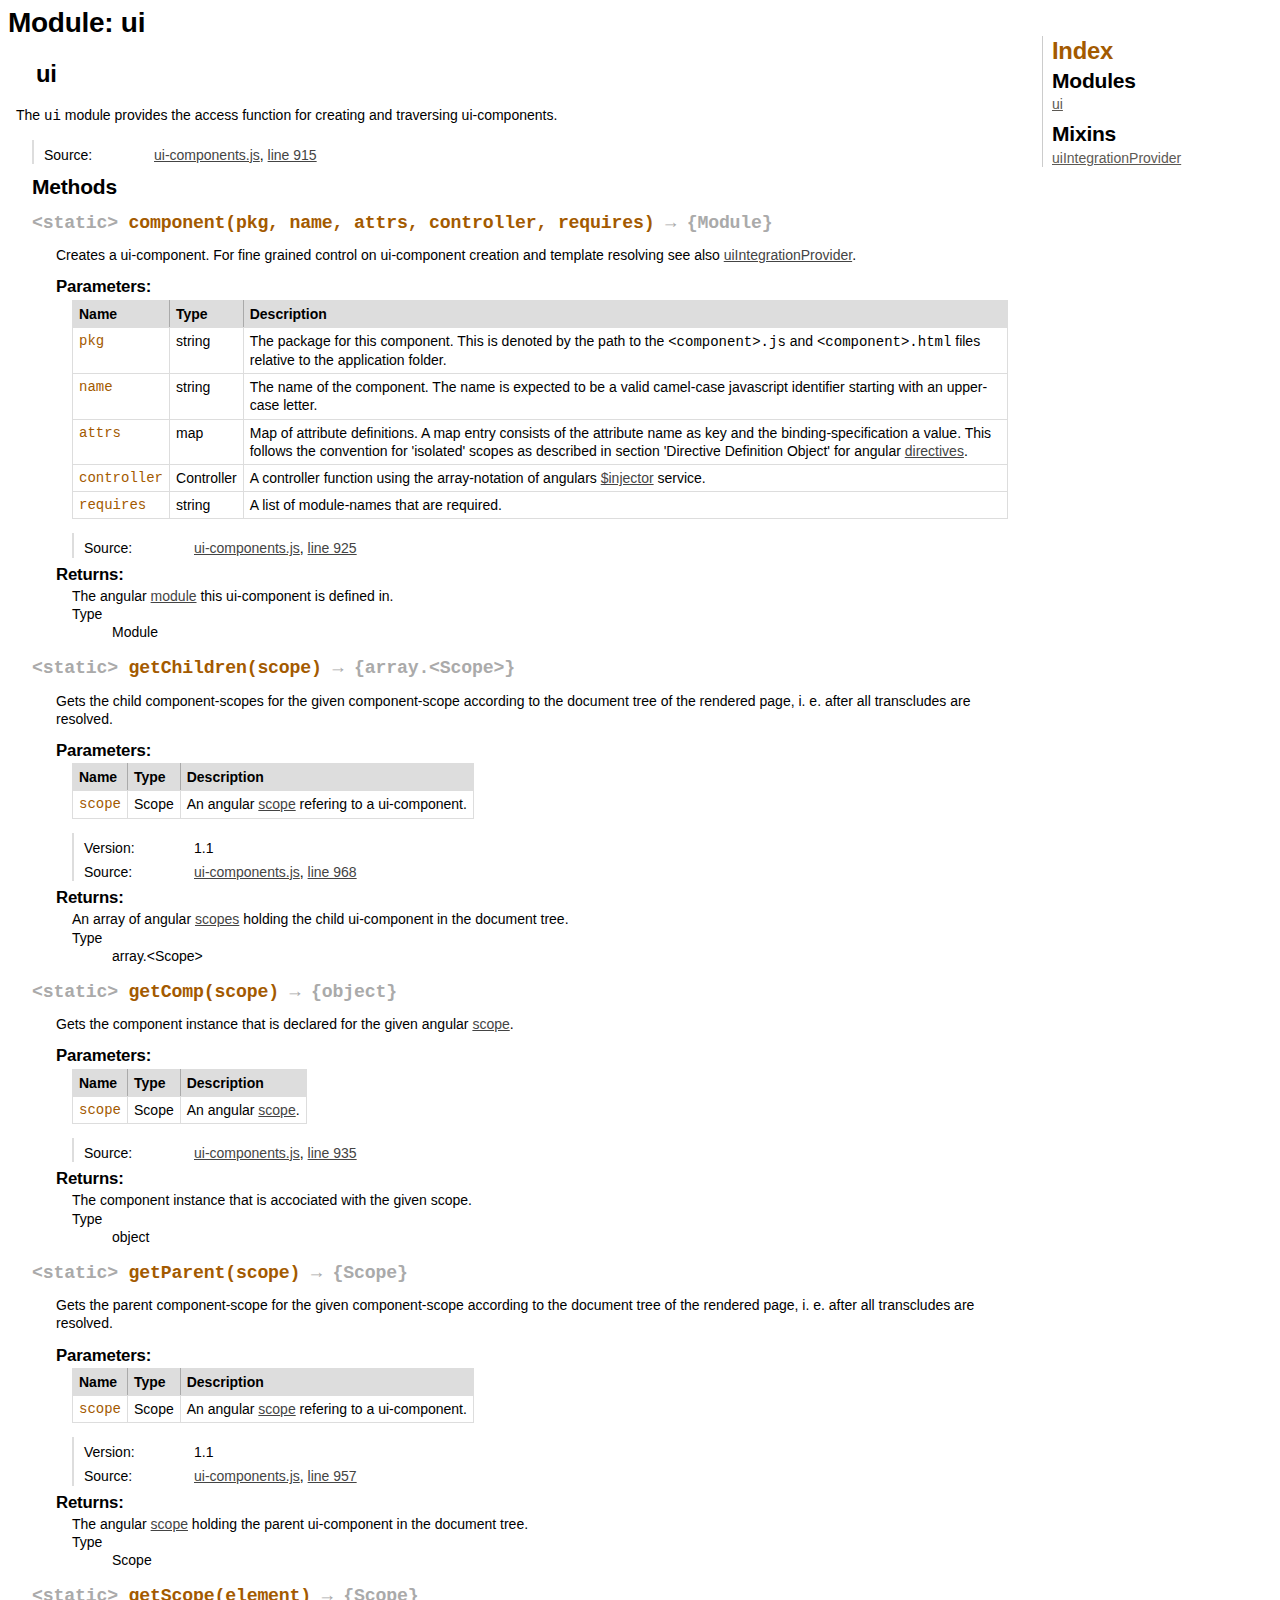
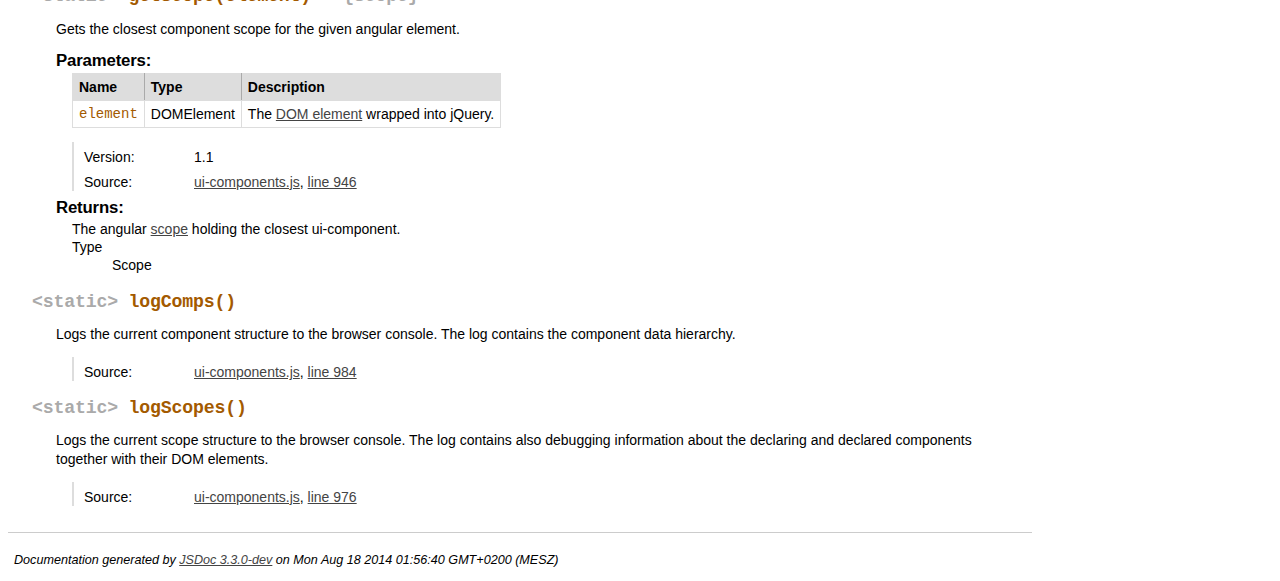
<file: doc/module-ui.html>
<!DOCTYPE html>
<html lang="en">
<head>
    <meta charset="utf-8">
    <title>JSDoc: Module: ui</title>
    
    <script src="scripts/prettify/prettify.js"> </script>
    <script src="scripts/prettify/lang-css.js"> </script>
    <!--[if lt IE 9]>
      <script src="//html5shiv.googlecode.com/svn/trunk/html5.js"></script>
    <![endif]-->
    <link type="text/css" rel="stylesheet" href="styles/prettify-tomorrow.css">
    <link type="text/css" rel="stylesheet" href="styles/jsdoc-default.css">
</head>

<body>

<div id="main">
    
    <h1 class="page-title">Module: ui</h1>
    
    



<section>
    
<header>
    <h2>
    ui
    </h2>
    
</header>  

<article>
    <div class="container-overview">
    
    
    
        
            <div class="description">The <tt>ui</tt> module provides the access function for creating and traversing ui-components.</div>
        
        
        
<dl class="details">
    
        
    
    
    

    
    
    
    
    
    
    
    
    
    
    
    
    
    <dt class="tag-source">Source:</dt>
    <dd class="tag-source"><ul class="dummy"><li>
        <a href="ui-components.js.html">ui-components.js</a>, <a href="ui-components.js.html#line915">line 915</a>
    </li></ul></dd>
    
    
    
    
    
    
    
</dl>

        
        
    
    </div>
    
    
    
    
    
    
    
    
    
    
    
    
    
    
        <h3 class="subsection-title">Methods</h3>
        
        <dl>
            
<dt>
    <h4 class="name" id="component"><span class="type-signature">&lt;static> </span>component<span class="signature">(pkg, name, attrs, controller, requires)</span><span class="type-signature"> &rarr; {Module}</span></h4>
    
    
</dt>
<dd>
    
    
    <div class="description">
        Creates a ui-component. For fine grained control on ui-component creation and template resolving see also <a href="uiIntegrationProvider.html">uiIntegrationProvider</a>.
    </div>
    

    
    
    
    
    
        <h5>Parameters:</h5>
        

<table class="params">
    <thead>
	<tr>
		
		<th>Name</th>
		
		
		<th>Type</th>
		
		
		
		
		
		<th class="last">Description</th>
	</tr>
	</thead>
	
	<tbody>
	
	
        <tr>
            
                <td class="name"><code>pkg</code></td>
            
            
            <td class="type">
            
                
<span class="param-type">string</span>


            
            </td>
            
            
            
            
            
            <td class="description last">The package for this component. This is denoted by the path to the <tt>&lt;component&gt;.js</tt> and <tt>&lt;component&gt;.html</tt> files relative to the application folder.</td>
        </tr>
	
	
	
        <tr>
            
                <td class="name"><code>name</code></td>
            
            
            <td class="type">
            
                
<span class="param-type">string</span>


            
            </td>
            
            
            
            
            
            <td class="description last">The name of the component. The name is expected to be a valid camel-case javascript identifier starting with an upper-case letter.</td>
        </tr>
	
	
	
        <tr>
            
                <td class="name"><code>attrs</code></td>
            
            
            <td class="type">
            
                
<span class="param-type">map</span>


            
            </td>
            
            
            
            
            
            <td class="description last">Map of attribute definitions. A map entry consists of the attribute name as key and the binding-specification a value. This follows the convention for 'isolated' scopes as described in section 'Directive Definition Object' for angular <a href="http://docs.angularjs.org/guide/directive">directives</a>.</td>
        </tr>
	
	
	
        <tr>
            
                <td class="name"><code>controller</code></td>
            
            
            <td class="type">
            
                
<span class="param-type">Controller</span>


            
            </td>
            
            
            
            
            
            <td class="description last">A controller function using the array-notation of angulars <a href="http://docs.angularjs.org/api/AUTO.$injector">$injector</a> service.</td>
        </tr>
	
	
	
        <tr>
            
                <td class="name"><code>requires</code></td>
            
            
            <td class="type">
            
                
<span class="param-type">string</span>


            
            </td>
            
            
            
            
            
            <td class="description last">A list of module-names that are required.</td>
        </tr>
	
	
	</tbody>
</table>
    
    
    
<dl class="details">
    
        
    
    
    

    
    
    
    
    
    
    
    
    
    
    
    
    
    <dt class="tag-source">Source:</dt>
    <dd class="tag-source"><ul class="dummy"><li>
        <a href="ui-components.js.html">ui-components.js</a>, <a href="ui-components.js.html#line925">line 925</a>
    </li></ul></dd>
    
    
    
    
    
    
    
</dl>

    
    

    

    
    
    
    
    
    <h5>Returns:</h5>
    
            
<div class="param-desc">
    The angular <a href="http://docs.angularjs.org/api/angular.Module">module</a> this ui-component is defined in.
</div>



<dl>
	<dt>
		Type
	</dt>
	<dd>
		
<span class="param-type">Module</span>


	</dd>
</dl>

        
    
    
</dd>

        
            
<dt>
    <h4 class="name" id="getChildren"><span class="type-signature">&lt;static> </span>getChildren<span class="signature">(scope)</span><span class="type-signature"> &rarr; {array.&lt;Scope>}</span></h4>
    
    
</dt>
<dd>
    
    
    <div class="description">
        Gets the child component-scopes for the given component-scope according to the document tree of the rendered page, i. e. after all transcludes are resolved.
    </div>
    

    
    
    
    
    
        <h5>Parameters:</h5>
        

<table class="params">
    <thead>
	<tr>
		
		<th>Name</th>
		
		
		<th>Type</th>
		
		
		
		
		
		<th class="last">Description</th>
	</tr>
	</thead>
	
	<tbody>
	
	
        <tr>
            
                <td class="name"><code>scope</code></td>
            
            
            <td class="type">
            
                
<span class="param-type">Scope</span>


            
            </td>
            
            
            
            
            
            <td class="description last">An angular <a href="http://docs.angularjs.org/api/ng.$rootScope.Scope">scope</a> refering to a ui-component.</td>
        </tr>
	
	
	</tbody>
</table>
    
    
    
<dl class="details">
    
        
    
    <dt class="tag-version">Version:</dt>
    <dd class="tag-version"><ul class="dummy"><li>1.1</li></ul></dd>
    
    
    

    
    
    
    
    
    
    
    
    
    
    
    
    
    <dt class="tag-source">Source:</dt>
    <dd class="tag-source"><ul class="dummy"><li>
        <a href="ui-components.js.html">ui-components.js</a>, <a href="ui-components.js.html#line968">line 968</a>
    </li></ul></dd>
    
    
    
    
    
    
    
</dl>

    
    

    

    
    
    
    
    
    <h5>Returns:</h5>
    
            
<div class="param-desc">
    An array of angular <a href="https://docs.angularjs.org/api/ng/type/$rootScope.Scope">scopes</a> holding the child ui-component in the document tree.
</div>



<dl>
	<dt>
		Type
	</dt>
	<dd>
		
<span class="param-type">array.&lt;Scope></span>


	</dd>
</dl>

        
    
    
</dd>

        
            
<dt>
    <h4 class="name" id="getComp"><span class="type-signature">&lt;static> </span>getComp<span class="signature">(scope)</span><span class="type-signature"> &rarr; {object}</span></h4>
    
    
</dt>
<dd>
    
    
    <div class="description">
        Gets the component instance that is declared for the given angular <a href="http://docs.angularjs.org/api/ng.$rootScope.Scope">scope</a>.
    </div>
    

    
    
    
    
    
        <h5>Parameters:</h5>
        

<table class="params">
    <thead>
	<tr>
		
		<th>Name</th>
		
		
		<th>Type</th>
		
		
		
		
		
		<th class="last">Description</th>
	</tr>
	</thead>
	
	<tbody>
	
	
        <tr>
            
                <td class="name"><code>scope</code></td>
            
            
            <td class="type">
            
                
<span class="param-type">Scope</span>


            
            </td>
            
            
            
            
            
            <td class="description last">An angular <a href="http://docs.angularjs.org/api/ng.$rootScope.Scope">scope</a>.</td>
        </tr>
	
	
	</tbody>
</table>
    
    
    
<dl class="details">
    
        
    
    
    

    
    
    
    
    
    
    
    
    
    
    
    
    
    <dt class="tag-source">Source:</dt>
    <dd class="tag-source"><ul class="dummy"><li>
        <a href="ui-components.js.html">ui-components.js</a>, <a href="ui-components.js.html#line935">line 935</a>
    </li></ul></dd>
    
    
    
    
    
    
    
</dl>

    
    

    

    
    
    
    
    
    <h5>Returns:</h5>
    
            
<div class="param-desc">
    The component instance that is accociated with the given scope.
</div>



<dl>
	<dt>
		Type
	</dt>
	<dd>
		
<span class="param-type">object</span>


	</dd>
</dl>

        
    
    
</dd>

        
            
<dt>
    <h4 class="name" id="getParent"><span class="type-signature">&lt;static> </span>getParent<span class="signature">(scope)</span><span class="type-signature"> &rarr; {Scope}</span></h4>
    
    
</dt>
<dd>
    
    
    <div class="description">
        Gets the parent component-scope for the given component-scope according to the document tree of the rendered page, i. e. after all transcludes are resolved.
    </div>
    

    
    
    
    
    
        <h5>Parameters:</h5>
        

<table class="params">
    <thead>
	<tr>
		
		<th>Name</th>
		
		
		<th>Type</th>
		
		
		
		
		
		<th class="last">Description</th>
	</tr>
	</thead>
	
	<tbody>
	
	
        <tr>
            
                <td class="name"><code>scope</code></td>
            
            
            <td class="type">
            
                
<span class="param-type">Scope</span>


            
            </td>
            
            
            
            
            
            <td class="description last">An angular <a href="http://docs.angularjs.org/api/ng.$rootScope.Scope">scope</a> refering to a ui-component.</td>
        </tr>
	
	
	</tbody>
</table>
    
    
    
<dl class="details">
    
        
    
    <dt class="tag-version">Version:</dt>
    <dd class="tag-version"><ul class="dummy"><li>1.1</li></ul></dd>
    
    
    

    
    
    
    
    
    
    
    
    
    
    
    
    
    <dt class="tag-source">Source:</dt>
    <dd class="tag-source"><ul class="dummy"><li>
        <a href="ui-components.js.html">ui-components.js</a>, <a href="ui-components.js.html#line957">line 957</a>
    </li></ul></dd>
    
    
    
    
    
    
    
</dl>

    
    

    

    
    
    
    
    
    <h5>Returns:</h5>
    
            
<div class="param-desc">
    The angular <a href="https://docs.angularjs.org/api/ng/type/$rootScope.Scope">scope</a> holding the parent ui-component in the document tree.
</div>



<dl>
	<dt>
		Type
	</dt>
	<dd>
		
<span class="param-type">Scope</span>


	</dd>
</dl>

        
    
    
</dd>

        
            
<dt>
    <h4 class="name" id="getScope"><span class="type-signature">&lt;static> </span>getScope<span class="signature">(element)</span><span class="type-signature"> &rarr; {Scope}</span></h4>
    
    
</dt>
<dd>
    
    
    <div class="description">
        Gets the closest component scope for the given angular element.
    </div>
    

    
    
    
    
    
        <h5>Parameters:</h5>
        

<table class="params">
    <thead>
	<tr>
		
		<th>Name</th>
		
		
		<th>Type</th>
		
		
		
		
		
		<th class="last">Description</th>
	</tr>
	</thead>
	
	<tbody>
	
	
        <tr>
            
                <td class="name"><code>element</code></td>
            
            
            <td class="type">
            
                
<span class="param-type">DOMElement</span>


            
            </td>
            
            
            
            
            
            <td class="description last">The <a href="https://docs.angularjs.org/api/ng/function/angular.element">DOM element</a> wrapped into jQuery.</td>
        </tr>
	
	
	</tbody>
</table>
    
    
    
<dl class="details">
    
        
    
    <dt class="tag-version">Version:</dt>
    <dd class="tag-version"><ul class="dummy"><li>1.1</li></ul></dd>
    
    
    

    
    
    
    
    
    
    
    
    
    
    
    
    
    <dt class="tag-source">Source:</dt>
    <dd class="tag-source"><ul class="dummy"><li>
        <a href="ui-components.js.html">ui-components.js</a>, <a href="ui-components.js.html#line946">line 946</a>
    </li></ul></dd>
    
    
    
    
    
    
    
</dl>

    
    

    

    
    
    
    
    
    <h5>Returns:</h5>
    
            
<div class="param-desc">
    The angular <a href="https://docs.angularjs.org/api/ng/type/$rootScope.Scope">scope</a> holding the closest ui-component.
</div>



<dl>
	<dt>
		Type
	</dt>
	<dd>
		
<span class="param-type">Scope</span>


	</dd>
</dl>

        
    
    
</dd>

        
            
<dt>
    <h4 class="name" id="logComps"><span class="type-signature">&lt;static> </span>logComps<span class="signature">()</span><span class="type-signature"></span></h4>
    
    
</dt>
<dd>
    
    
    <div class="description">
        Logs the current component structure to the browser console. The log contains the component data hierarchy.
    </div>
    

    
    
    
    
    
    
    
<dl class="details">
    
        
    
    
    

    
    
    
    
    
    
    
    
    
    
    
    
    
    <dt class="tag-source">Source:</dt>
    <dd class="tag-source"><ul class="dummy"><li>
        <a href="ui-components.js.html">ui-components.js</a>, <a href="ui-components.js.html#line984">line 984</a>
    </li></ul></dd>
    
    
    
    
    
    
    
</dl>

    
    

    

    
    
    
    
    
    
    
</dd>

        
            
<dt>
    <h4 class="name" id="logScopes"><span class="type-signature">&lt;static> </span>logScopes<span class="signature">()</span><span class="type-signature"></span></h4>
    
    
</dt>
<dd>
    
    
    <div class="description">
        Logs the current scope structure to the browser console. The log contains also debugging information about the declaring and declared components together with their DOM elements.
    </div>
    

    
    
    
    
    
    
    
<dl class="details">
    
        
    
    
    

    
    
    
    
    
    
    
    
    
    
    
    
    
    <dt class="tag-source">Source:</dt>
    <dd class="tag-source"><ul class="dummy"><li>
        <a href="ui-components.js.html">ui-components.js</a>, <a href="ui-components.js.html#line976">line 976</a>
    </li></ul></dd>
    
    
    
    
    
    
    
</dl>

    
    

    

    
    
    
    
    
    
    
</dd>

        </dl>
    
    
    
    
    
</article>

</section>  




</div>

<nav>
    <h2><a href="index.html">Index</a></h2><h3>Modules</h3><ul><li><a href="module-ui.html">ui</a></li></ul><h3>Mixins</h3><ul><li><a href="uiIntegrationProvider.html">uiIntegrationProvider</a></li></ul>
</nav>

<br clear="both">

<footer>
    Documentation generated by <a href="https://github.com/jsdoc3/jsdoc">JSDoc 3.3.0-dev</a> on Mon Aug 18 2014 01:56:40 GMT+0200 (MESZ)
</footer>

<script> prettyPrint(); </script>
<script src="scripts/linenumber.js"> </script>
</body>
</html>
</file>
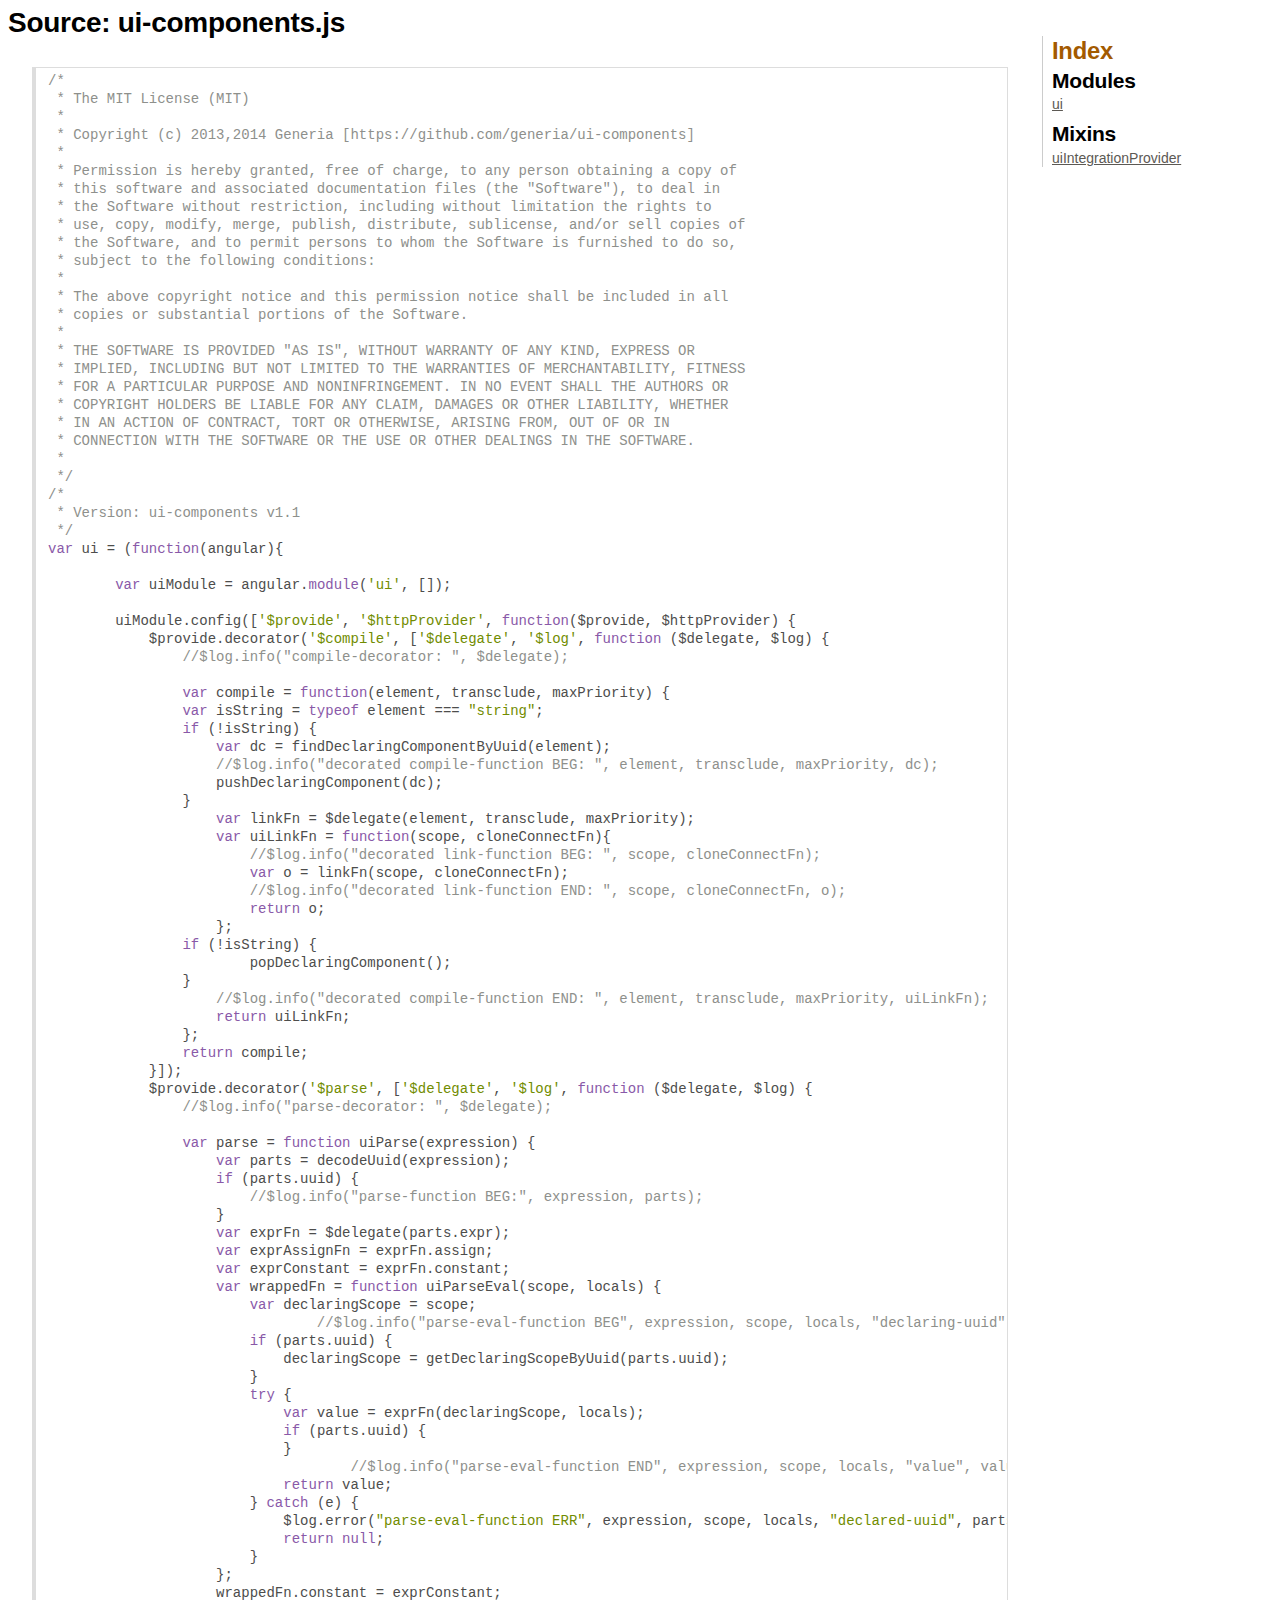
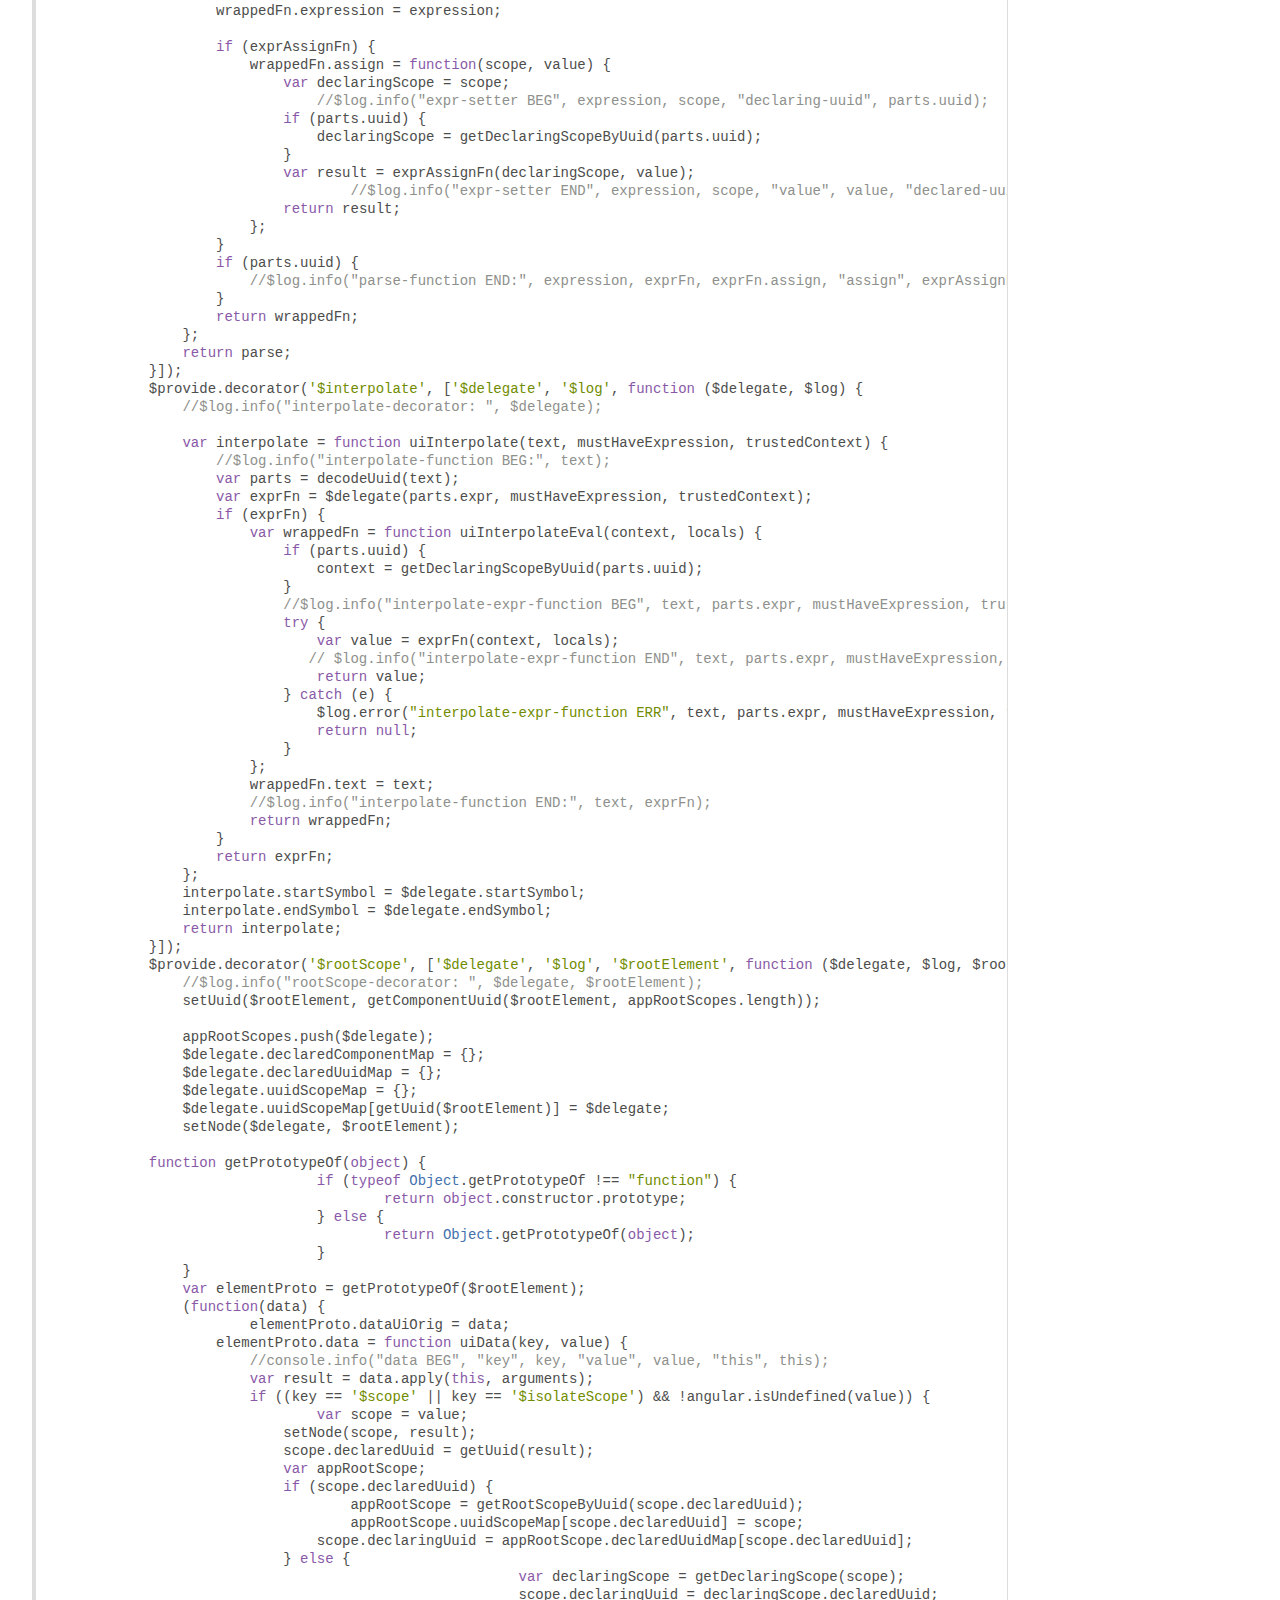
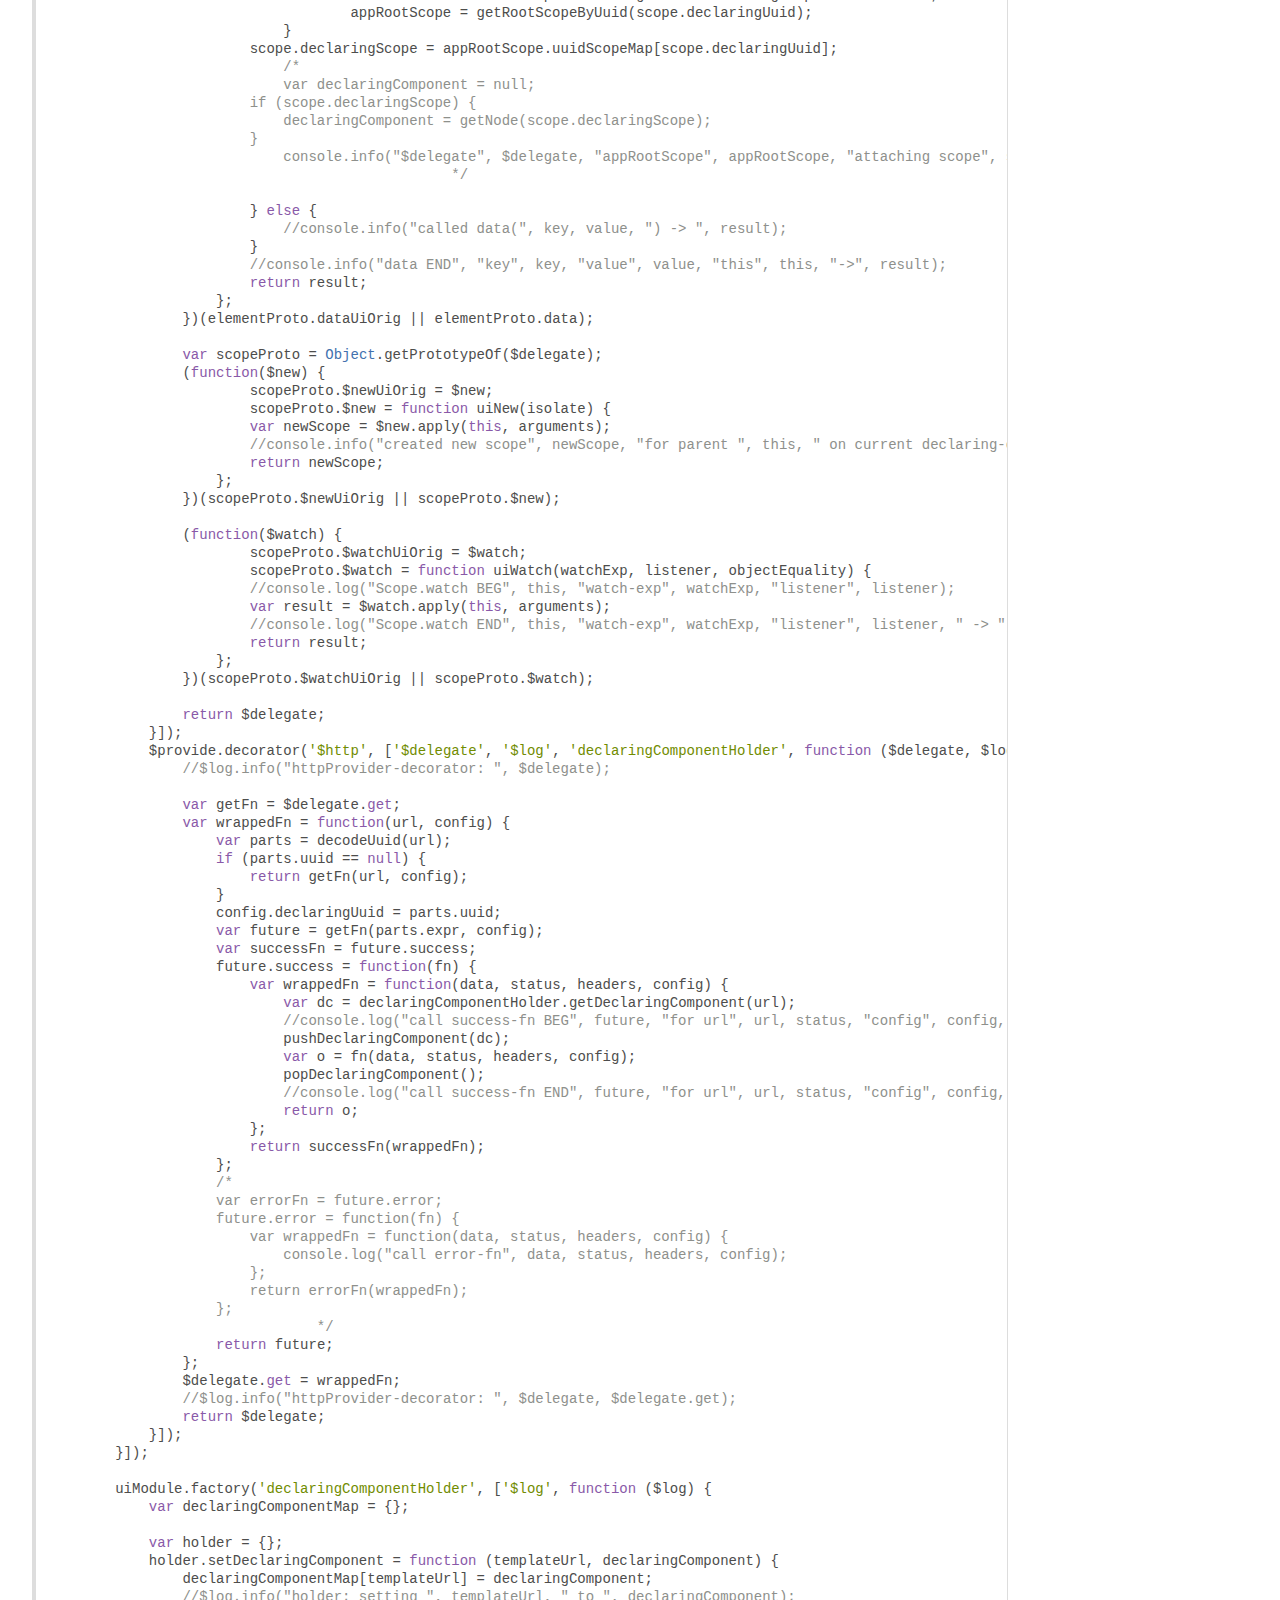
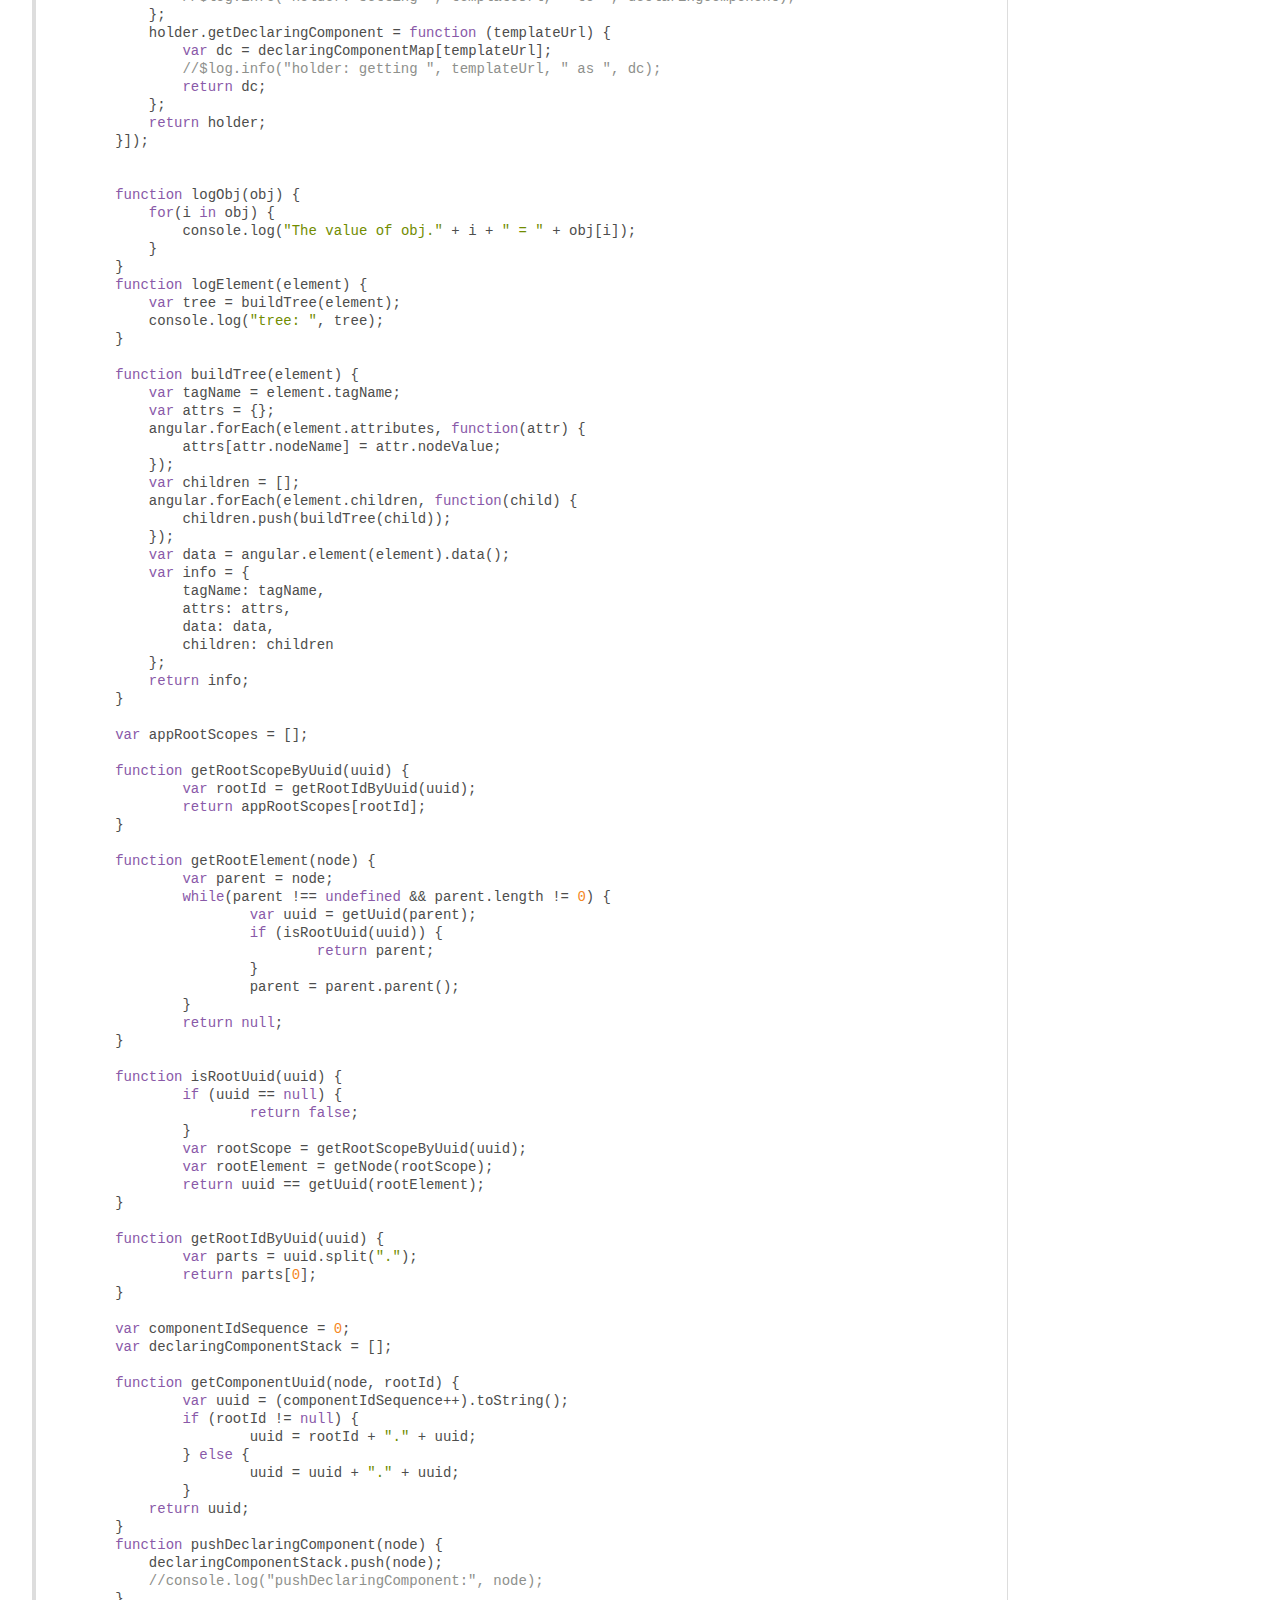
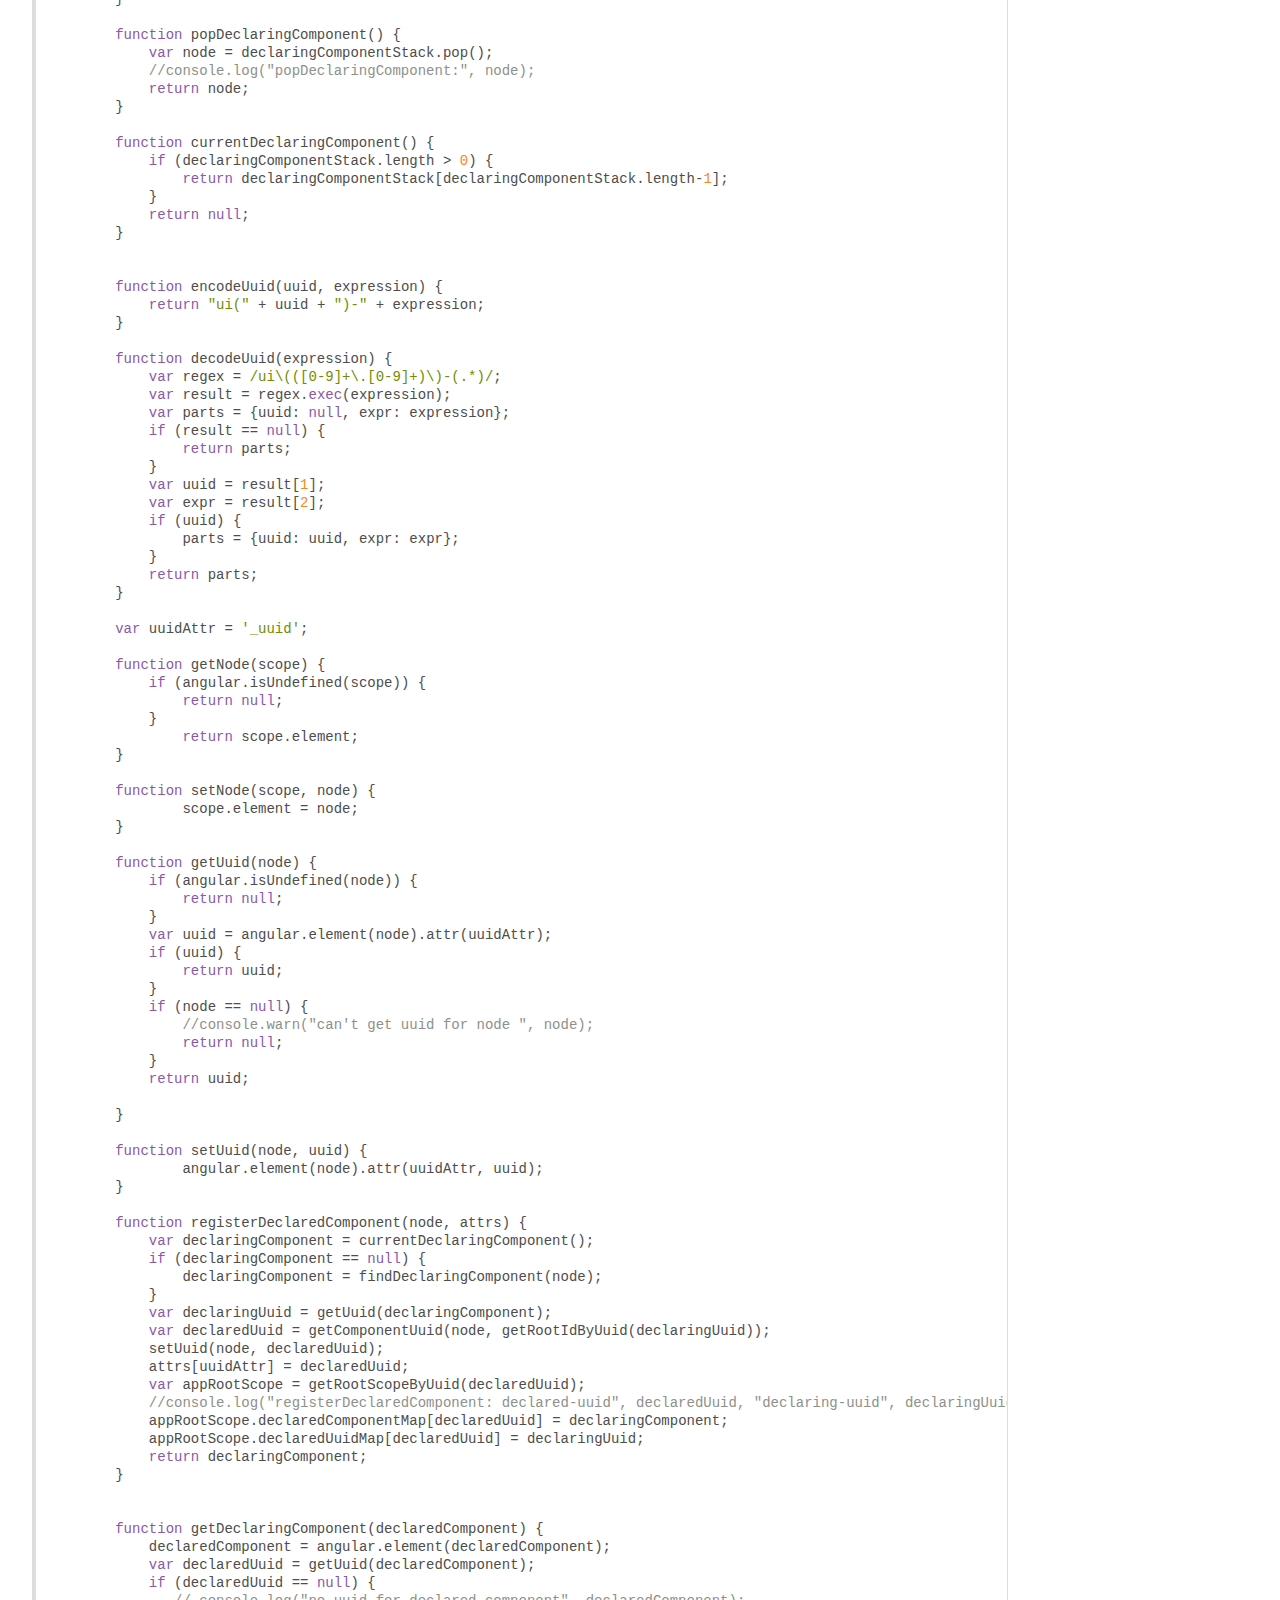
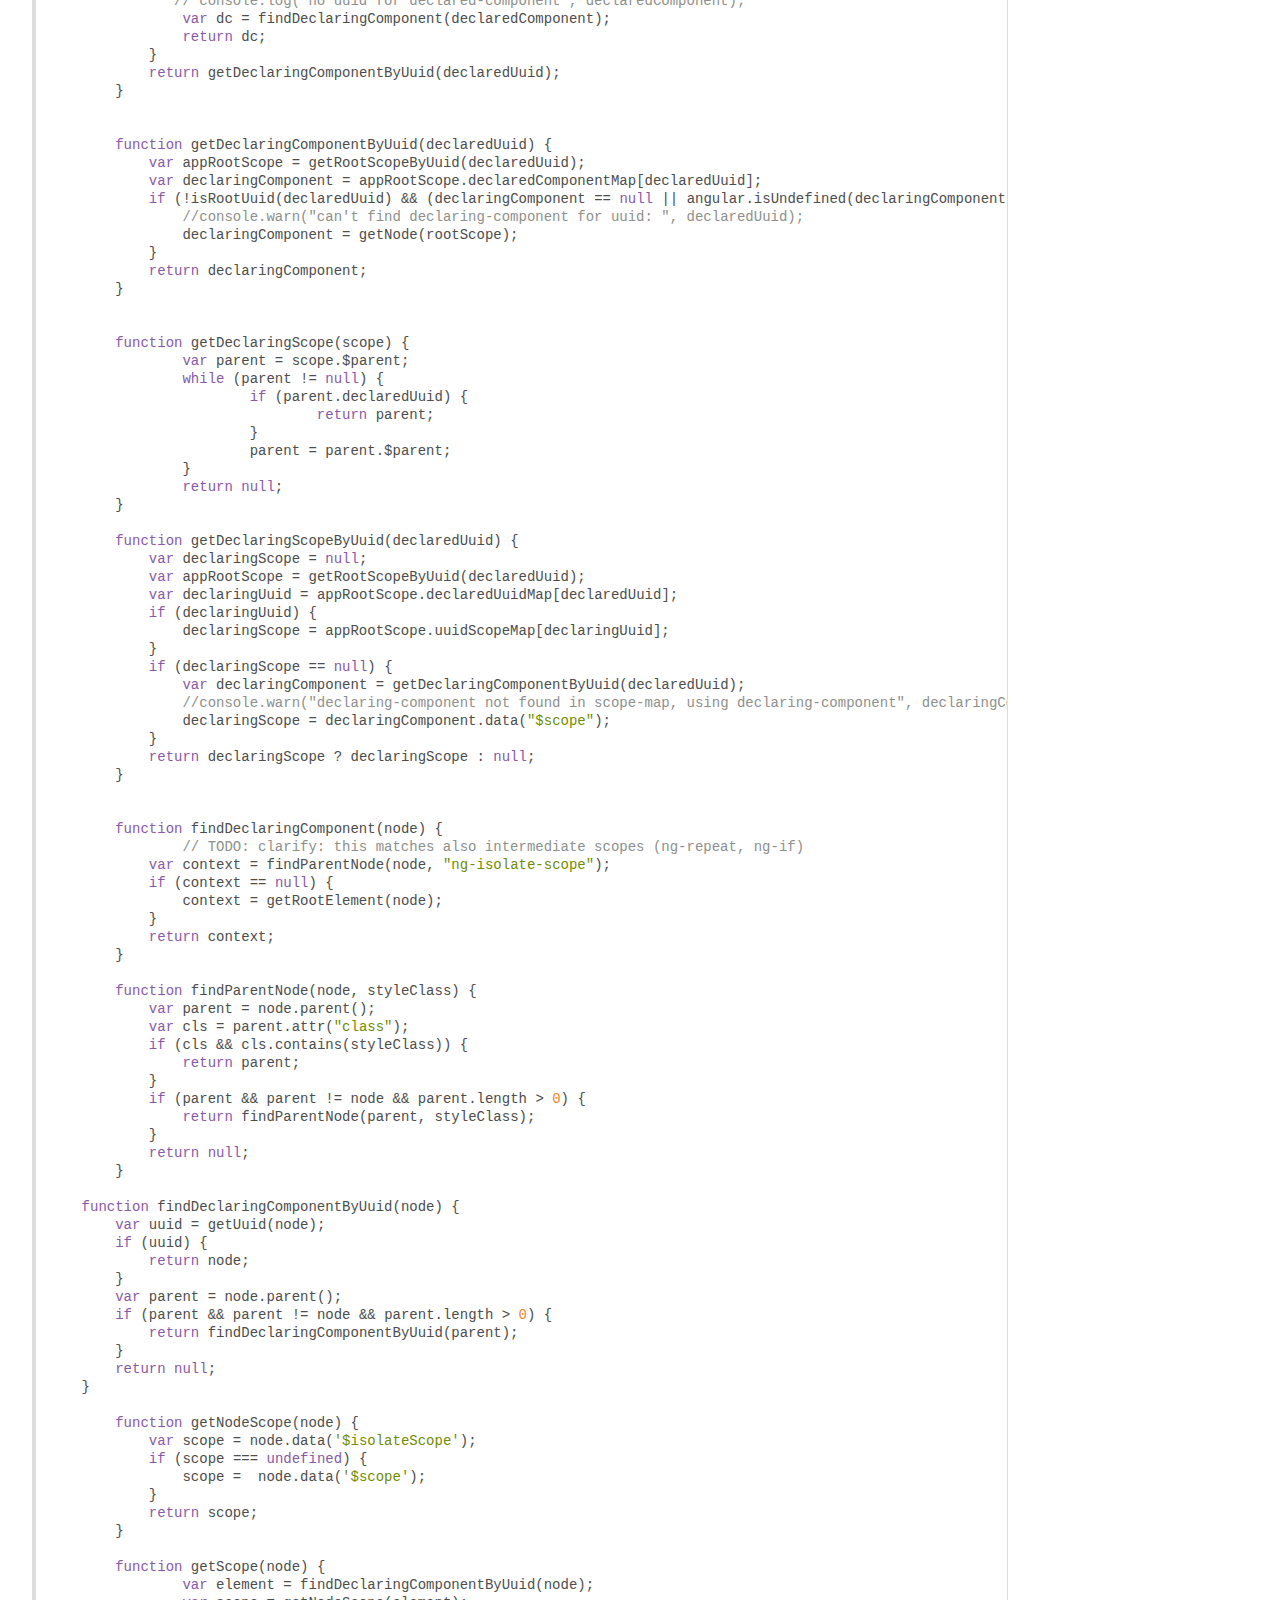
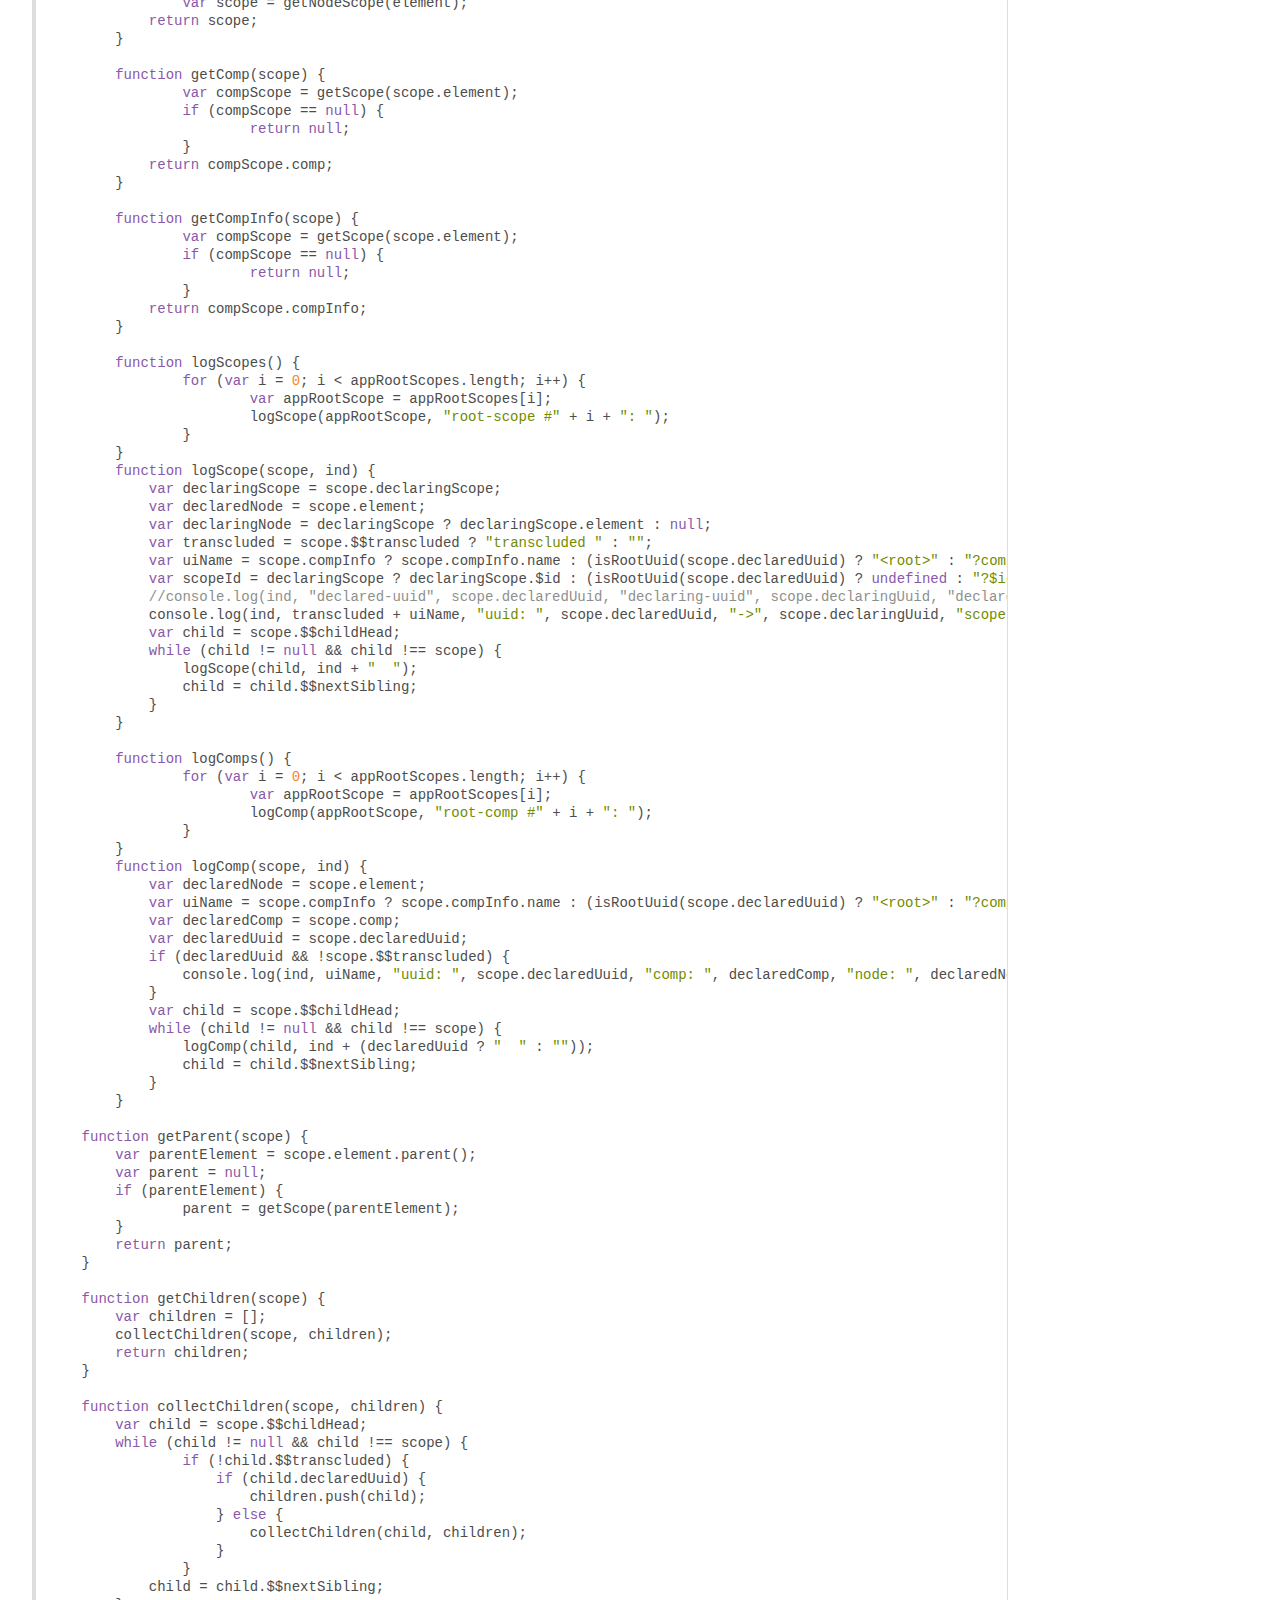
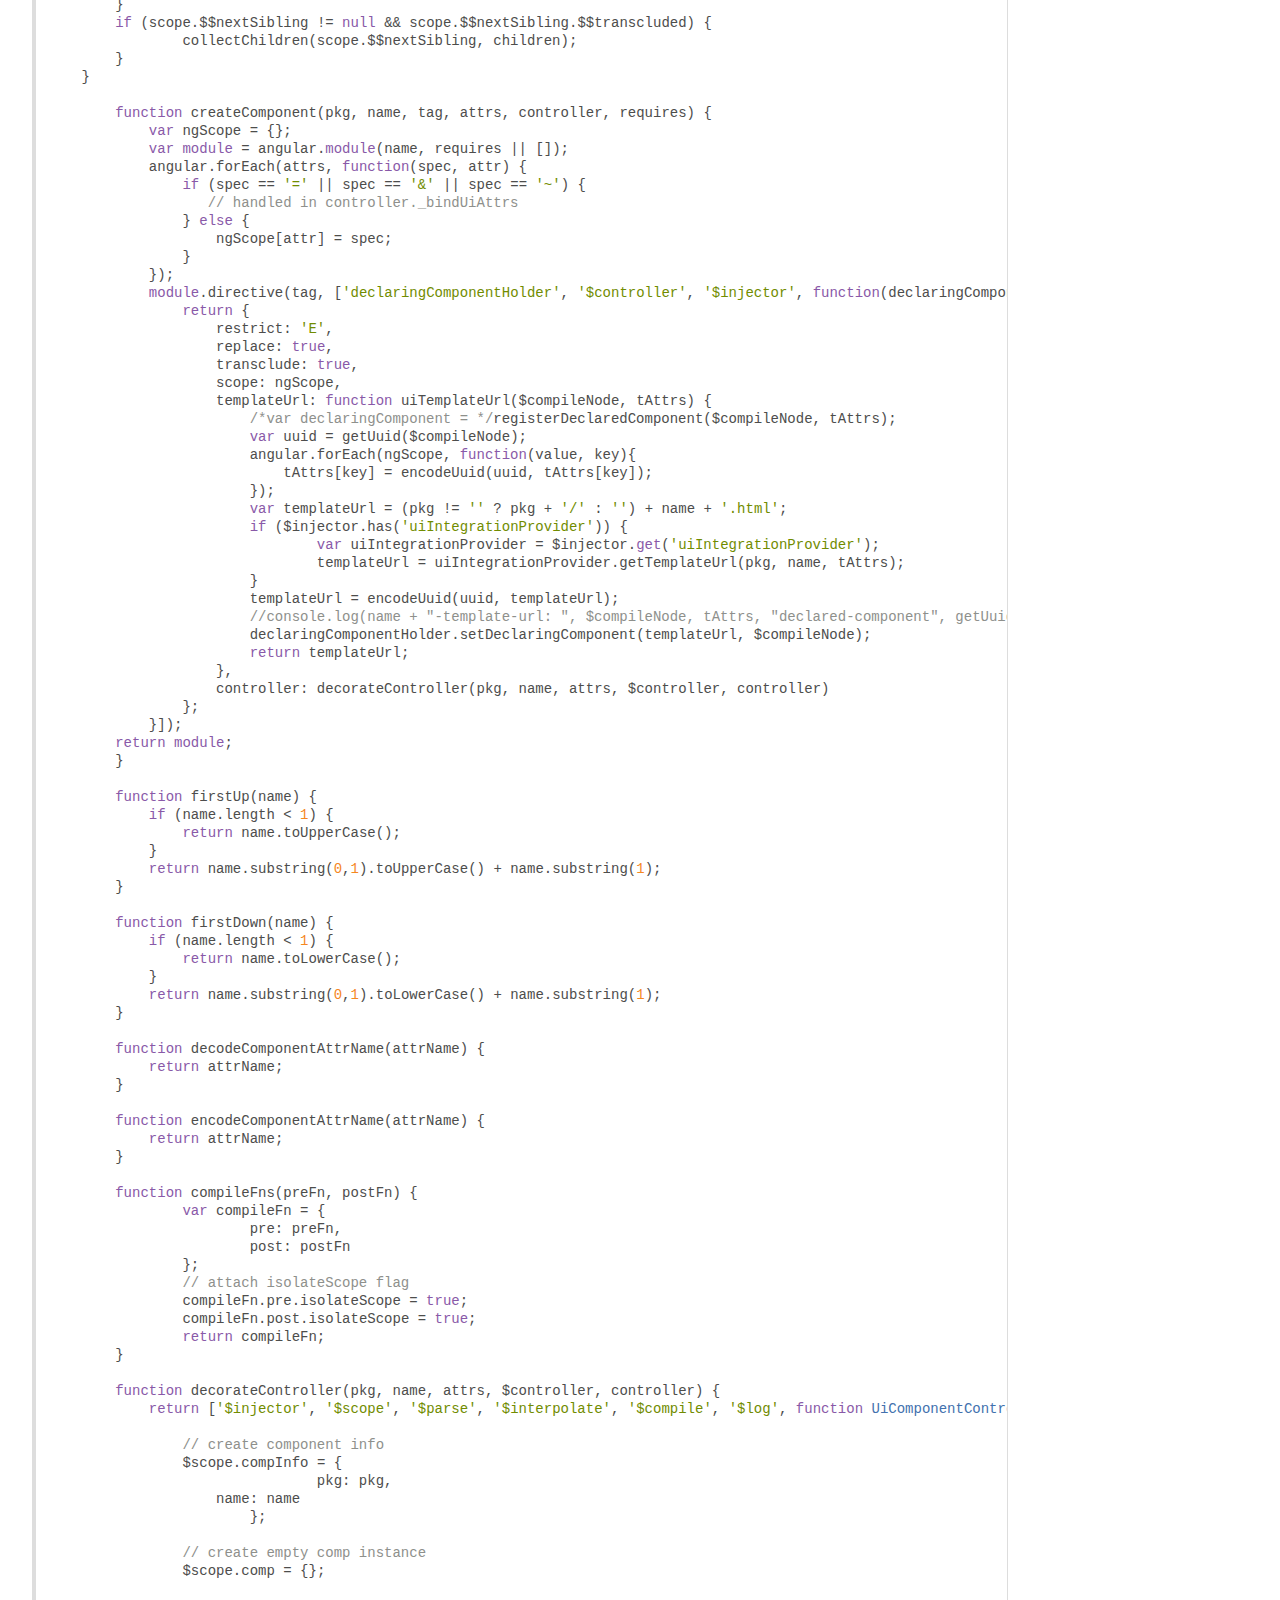
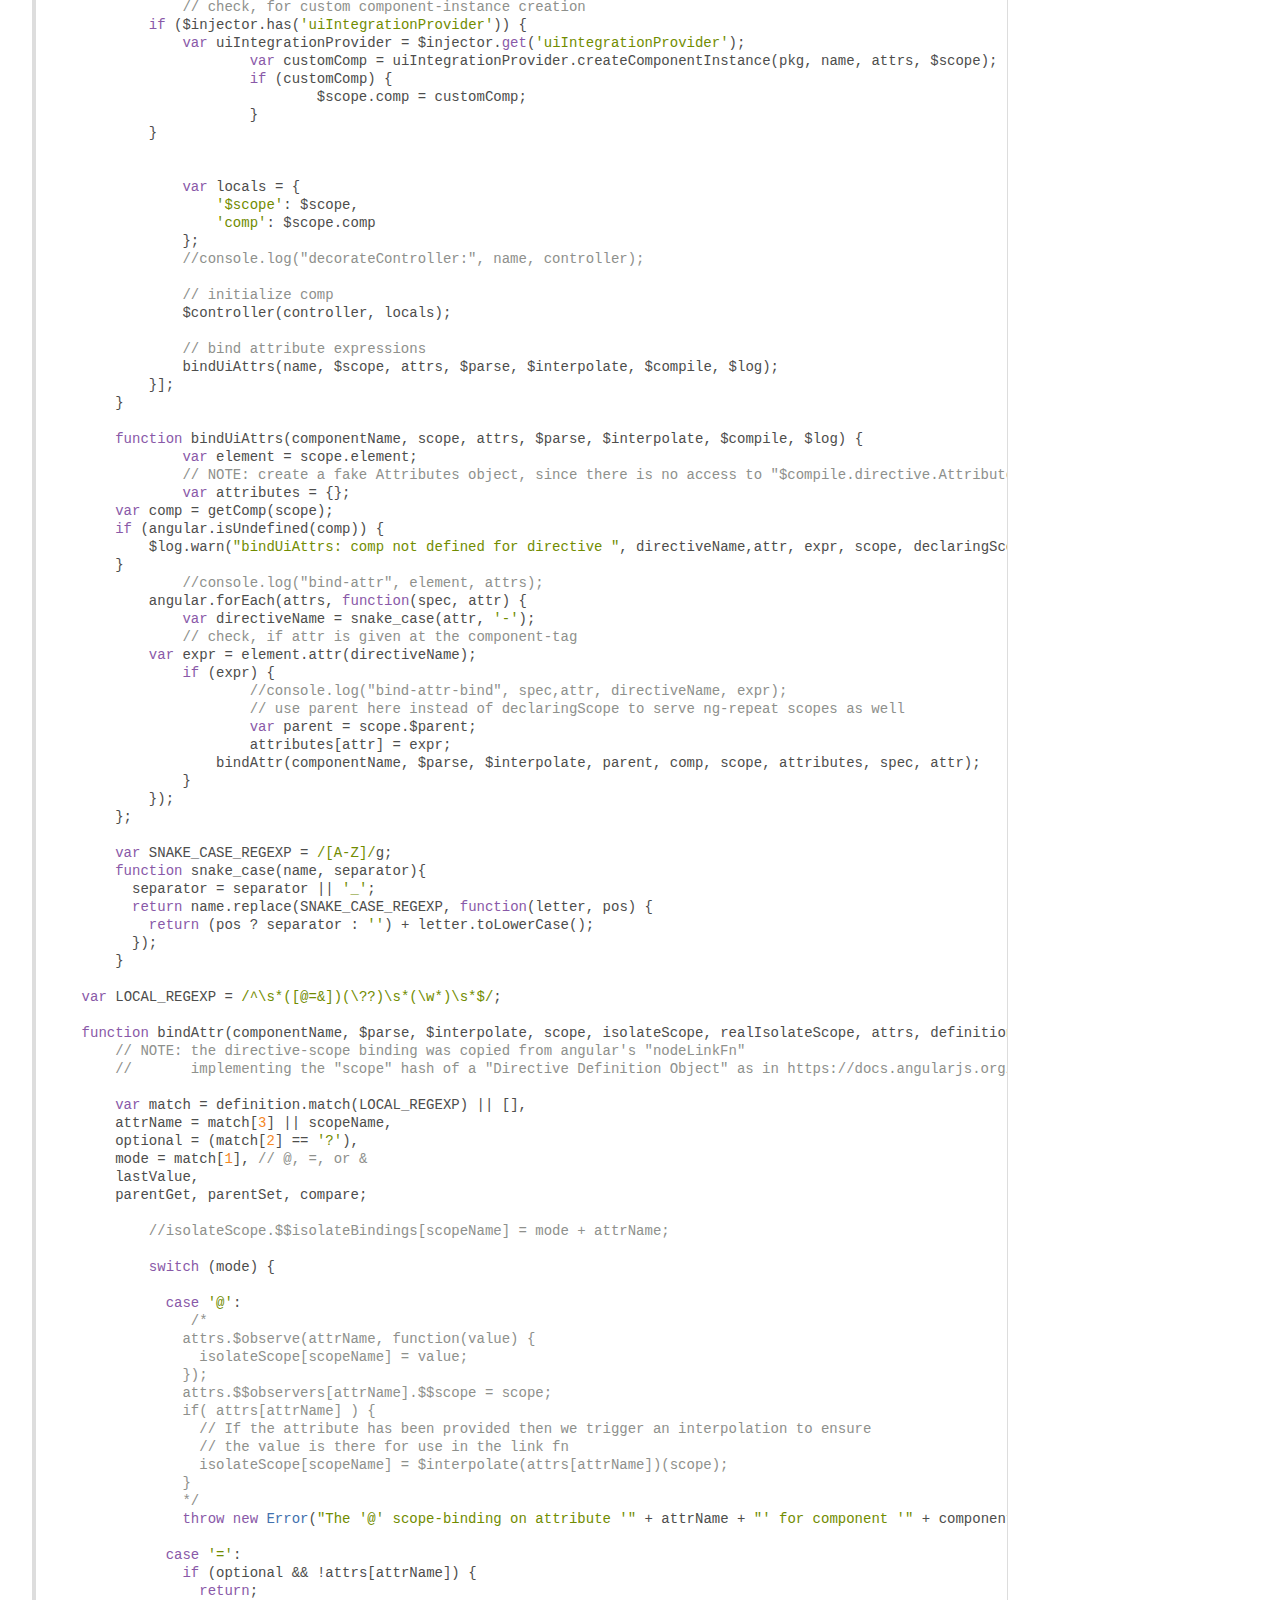
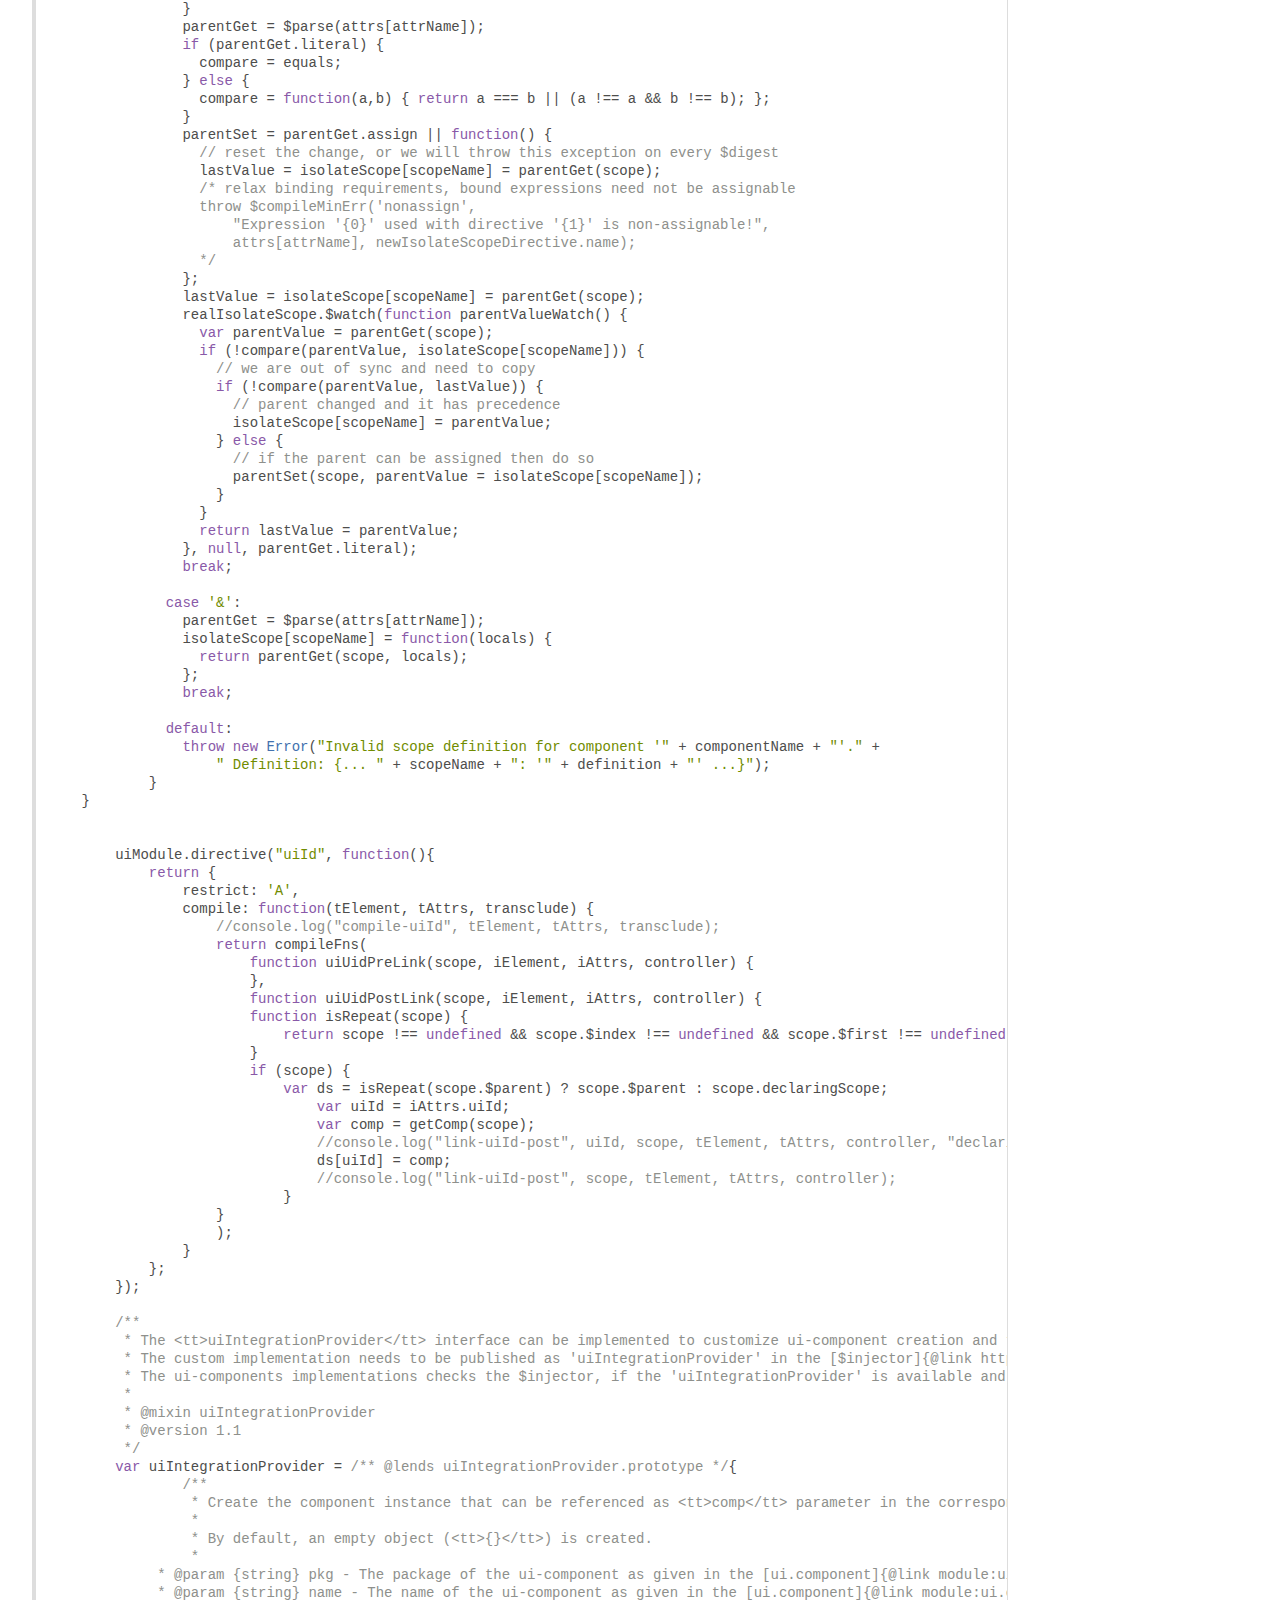
<file: doc/ui-components.js.html>
<!DOCTYPE html>
<html lang="en">
<head>
    <meta charset="utf-8">
    <title>JSDoc: Source: ui-components.js</title>
    
    <script src="scripts/prettify/prettify.js"> </script>
    <script src="scripts/prettify/lang-css.js"> </script>
    <!--[if lt IE 9]>
      <script src="//html5shiv.googlecode.com/svn/trunk/html5.js"></script>
    <![endif]-->
    <link type="text/css" rel="stylesheet" href="styles/prettify-tomorrow.css">
    <link type="text/css" rel="stylesheet" href="styles/jsdoc-default.css">
</head>

<body>

<div id="main">
    
    <h1 class="page-title">Source: ui-components.js</h1>
    
    


    
    <section>
        <article>
            <pre class="prettyprint source"><code>/*
 * The MIT License (MIT)
 * 
 * Copyright (c) 2013,2014 Generia [https://github.com/generia/ui-components]
 * 
 * Permission is hereby granted, free of charge, to any person obtaining a copy of
 * this software and associated documentation files (the "Software"), to deal in
 * the Software without restriction, including without limitation the rights to
 * use, copy, modify, merge, publish, distribute, sublicense, and/or sell copies of
 * the Software, and to permit persons to whom the Software is furnished to do so,
 * subject to the following conditions:
 * 
 * The above copyright notice and this permission notice shall be included in all
 * copies or substantial portions of the Software.
 *
 * THE SOFTWARE IS PROVIDED "AS IS", WITHOUT WARRANTY OF ANY KIND, EXPRESS OR
 * IMPLIED, INCLUDING BUT NOT LIMITED TO THE WARRANTIES OF MERCHANTABILITY, FITNESS
 * FOR A PARTICULAR PURPOSE AND NONINFRINGEMENT. IN NO EVENT SHALL THE AUTHORS OR
 * COPYRIGHT HOLDERS BE LIABLE FOR ANY CLAIM, DAMAGES OR OTHER LIABILITY, WHETHER
 * IN AN ACTION OF CONTRACT, TORT OR OTHERWISE, ARISING FROM, OUT OF OR IN
 * CONNECTION WITH THE SOFTWARE OR THE USE OR OTHER DEALINGS IN THE SOFTWARE.
 * 
 */
/*
 * Version: ui-components v1.1
 */
var ui = (function(angular){

	var uiModule = angular.module('ui', []);

	uiModule.config(['$provide', '$httpProvider', function($provide, $httpProvider) {
	    $provide.decorator('$compile', ['$delegate', '$log', function ($delegate, $log) {
	        //$log.info("compile-decorator: ", $delegate);

	        var compile = function(element, transclude, maxPriority) {
                var isString = typeof element === "string";
                if (!isString) {
                    var dc = findDeclaringComponentByUuid(element);
                    //$log.info("decorated compile-function BEG: ", element, transclude, maxPriority, dc);
                    pushDeclaringComponent(dc);
                }
	            var linkFn = $delegate(element, transclude, maxPriority);
	            var uiLinkFn = function(scope, cloneConnectFn){
	                //$log.info("decorated link-function BEG: ", scope, cloneConnectFn);
	                var o = linkFn(scope, cloneConnectFn);
	                //$log.info("decorated link-function END: ", scope, cloneConnectFn, o);
	                return o;
	            };
                if (!isString) {
	            	popDeclaringComponent();
                }
	            //$log.info("decorated compile-function END: ", element, transclude, maxPriority, uiLinkFn);
	            return uiLinkFn;
	        };
	        return compile;
	    }]);
	    $provide.decorator('$parse', ['$delegate', '$log', function ($delegate, $log) {
	        //$log.info("parse-decorator: ", $delegate);

	        var parse = function uiParse(expression) {
	            var parts = decodeUuid(expression);
	            if (parts.uuid) {
	                //$log.info("parse-function BEG:", expression, parts);
	            }
	            var exprFn = $delegate(parts.expr);
	            var exprAssignFn = exprFn.assign;
	            var exprConstant = exprFn.constant;
	            var wrappedFn = function uiParseEval(scope, locals) {
	                var declaringScope = scope;
          			//$log.info("parse-eval-function BEG", expression, scope, locals, "declaring-uuid", parts.uuid, "expr-fn", exprFn);
	                if (parts.uuid) {
	                    declaringScope = getDeclaringScopeByUuid(parts.uuid);
	                }
	                try {
	                    var value = exprFn(declaringScope, locals);
	                    if (parts.uuid) {
	                    }
			            //$log.info("parse-eval-function END", expression, scope, locals, "value", value, "declared-uuid", parts.uuid, "declaring-scope", declaringScope);
	                    return value;
	                } catch (e) {
	                    $log.error("parse-eval-function ERR", expression, scope, locals, "declared-uuid", parts.uuid, "declaring-scope", declaringScope, e);
	                    return null;
	                }
	            };
	            wrappedFn.constant = exprConstant;
	            wrappedFn.expression = expression;
	            
	            if (exprAssignFn) {
	                wrappedFn.assign = function(scope, value) {
	                    var declaringScope = scope;
            			//$log.info("expr-setter BEG", expression, scope, "declaring-uuid", parts.uuid);
	                    if (parts.uuid) {
	                        declaringScope = getDeclaringScopeByUuid(parts.uuid);
	                    }
	                    var result = exprAssignFn(declaringScope, value);
			            //$log.info("expr-setter END", expression, scope, "value", value, "declared-uuid", parts.uuid, "declaring-scope", declaringScope);
	                    return result;
	                };
	            }
	            if (parts.uuid) {
	                //$log.info("parse-function END:", expression, exprFn, exprFn.assign, "assign", exprAssignFn, wrappedFn.assign);
	            }
	            return wrappedFn;
	        };
	        return parse;
	    }]);
	    $provide.decorator('$interpolate', ['$delegate', '$log', function ($delegate, $log) {
	        //$log.info("interpolate-decorator: ", $delegate);

	        var interpolate = function uiInterpolate(text, mustHaveExpression, trustedContext) {
	            //$log.info("interpolate-function BEG:", text);
	            var parts = decodeUuid(text);
	            var exprFn = $delegate(parts.expr, mustHaveExpression, trustedContext);
	            if (exprFn) {
	                var wrappedFn = function uiInterpolateEval(context, locals) {
	                    if (parts.uuid) {
	                        context = getDeclaringScopeByUuid(parts.uuid);
	                    }
	                    //$log.info("interpolate-expr-function BEG", text, parts.expr, mustHaveExpression, trustedContext, "declared-uuid", parts.uuid, "context", context, "locals", locals, "exprFn", exprFn);
	                    try {
	                        var value = exprFn(context, locals);
	                       // $log.info("interpolate-expr-function END", text, parts.expr, mustHaveExpression, trustedContext, "declared-uuid", parts.uuid, "context", context, "locals", locals, "value", value);
	                        return value;
	                    } catch (e) {
	                        $log.error("interpolate-expr-function ERR", text, parts.expr, mustHaveExpression, trustedContext, "declared-uuid", parts.uuid, "context", context, "locals", locals);
	                        return null;
	                    }
	                };
	                wrappedFn.text = text;
	                //$log.info("interpolate-function END:", text, exprFn);
	                return wrappedFn;
	            }
	            return exprFn;
	        };
	        interpolate.startSymbol = $delegate.startSymbol;
	        interpolate.endSymbol = $delegate.endSymbol;
	        return interpolate;
	    }]);
	    $provide.decorator('$rootScope', ['$delegate', '$log', '$rootElement', function ($delegate, $log, $rootElement) {
	        //$log.info("rootScope-decorator: ", $delegate, $rootElement);
	        setUuid($rootElement, getComponentUuid($rootElement, appRootScopes.length));
	        
	        appRootScopes.push($delegate);
	        $delegate.declaredComponentMap = {};
	        $delegate.declaredUuidMap = {};
	        $delegate.uuidScopeMap = {};
	        $delegate.uuidScopeMap[getUuid($rootElement)] = $delegate;
	        setNode($delegate, $rootElement);

            function getPrototypeOf(object) {
				if (typeof Object.getPrototypeOf !== "function") {
					return object.constructor.prototype;
				} else {
					return Object.getPrototypeOf(object);
				}
	        }
	        var elementProto = getPrototypeOf($rootElement);
	        (function(data) {
	        	elementProto.dataUiOrig = data;
	            elementProto.data = function uiData(key, value) {
	                //console.info("data BEG", "key", key, "value", value, "this", this);
	                var result = data.apply(this, arguments);
	                if ((key == '$scope' || key == '$isolateScope') && !angular.isUndefined(value)) {
	                	var scope = value;
	                    setNode(scope, result);
	                    scope.declaredUuid = getUuid(result);
	                    var appRootScope;
	                    if (scope.declaredUuid) {
		                    appRootScope = getRootScopeByUuid(scope.declaredUuid);
		                    appRootScope.uuidScopeMap[scope.declaredUuid] = scope;
	                        scope.declaringUuid = appRootScope.declaredUuidMap[scope.declaredUuid];
	                    } else {
							var declaringScope = getDeclaringScope(scope);
							scope.declaringUuid = declaringScope.declaredUuid;
		                    appRootScope = getRootScopeByUuid(scope.declaringUuid);
	                    }
                        scope.declaringScope = appRootScope.uuidScopeMap[scope.declaringUuid];
	                    /*
	                    var declaringComponent = null;
                        if (scope.declaringScope) {
                            declaringComponent = getNode(scope.declaringScope);
                        }
	                    console.info("$delegate", $delegate, "appRootScope", appRootScope, "attaching scope", scope, " to ", result, "uuid", getUuid(result), "declaring-uuid", getUuid(declaringComponent), "declaring-scope", scope.declaringScope, "declaring-component", declaringComponent, "declared-data", result.data(), "declaring-data", (declaringComponent ? declaringComponent.data() : 'none'));
						*/

	                } else {
	                    //console.info("called data(", key, value, ") -> ", result);
	                }
	                //console.info("data END", "key", key, "value", value, "this", this, "->", result);
	                return result;
	            };
	        })(elementProto.dataUiOrig || elementProto.data);

	        var scopeProto = Object.getPrototypeOf($delegate);
	        (function($new) {
	        	scopeProto.$newUiOrig = $new;
	        	scopeProto.$new = function uiNew(isolate) {
	                var newScope = $new.apply(this, arguments);
	                //console.info("created new scope", newScope, "for parent ", this, " on current declaring-component ", currentDeclaringComponent());
	                return newScope;
	            };
	        })(scopeProto.$newUiOrig || scopeProto.$new);

	        (function($watch) {
	        	scopeProto.$watchUiOrig = $watch;
	        	scopeProto.$watch = function uiWatch(watchExp, listener, objectEquality) {
	                //console.log("Scope.watch BEG", this, "watch-exp", watchExp, "listener", listener);
	                var result = $watch.apply(this, arguments);
	                //console.log("Scope.watch END", this, "watch-exp", watchExp, "listener", listener, " -> ", result);
	                return result;
	            };
	        })(scopeProto.$watchUiOrig || scopeProto.$watch);

	        return $delegate;
	    }]);
	    $provide.decorator('$http', ['$delegate', '$log', 'declaringComponentHolder', function ($delegate, $log, declaringComponentHolder) {
	        //$log.info("httpProvider-decorator: ", $delegate);

	        var getFn = $delegate.get;
	        var wrappedFn = function(url, config) {
	            var parts = decodeUuid(url);
	            if (parts.uuid == null) {
	                return getFn(url, config);
	            }
	            config.declaringUuid = parts.uuid;
	            var future = getFn(parts.expr, config);
	            var successFn = future.success;
	            future.success = function(fn) {
	                var wrappedFn = function(data, status, headers, config) {
	                    var dc = declaringComponentHolder.getDeclaringComponent(url);
	                    //console.log("call success-fn BEG", future, "for url", url, status, "config", config, dc, "declaring-uuid", getUuid(dc));
	                    pushDeclaringComponent(dc);
	                    var o = fn(data, status, headers, config);
	                    popDeclaringComponent();
	                    //console.log("call success-fn END", future, "for url", url, status, "config", config, o);
	                    return o;
	                };
	                return successFn(wrappedFn);
	            };
	            /*
	            var errorFn = future.error;
	            future.error = function(fn) {
	                var wrappedFn = function(data, status, headers, config) {
	                    console.log("call error-fn", data, status, headers, config);
	                };
	                return errorFn(wrappedFn);
	            };
				*/
	            return future;
	        };
	        $delegate.get = wrappedFn;
	        //$log.info("httpProvider-decorator: ", $delegate, $delegate.get);
	        return $delegate;
	    }]);
	}]);

	uiModule.factory('declaringComponentHolder', ['$log', function ($log) {
	    var declaringComponentMap = {};

	    var holder = {};
	    holder.setDeclaringComponent = function (templateUrl, declaringComponent) {
	        declaringComponentMap[templateUrl] = declaringComponent;
	        //$log.info("holder: setting ", templateUrl, " to ", declaringComponent);
	    };
	    holder.getDeclaringComponent = function (templateUrl) {
	        var dc = declaringComponentMap[templateUrl];
	        //$log.info("holder: getting ", templateUrl, " as ", dc);
	        return dc;
	    };
	    return holder;
	}]);


	function logObj(obj) {
	    for(i in obj) {
	        console.log("The value of obj." + i + " = " + obj[i]);
	    }
	}
	function logElement(element) {
	    var tree = buildTree(element);
	    console.log("tree: ", tree);
	}

	function buildTree(element) {
	    var tagName = element.tagName;
	    var attrs = {};
	    angular.forEach(element.attributes, function(attr) {
	        attrs[attr.nodeName] = attr.nodeValue;
	    });
	    var children = [];
	    angular.forEach(element.children, function(child) {
	        children.push(buildTree(child));
	    });
	    var data = angular.element(element).data();
	    var info = {
	        tagName: tagName,
	        attrs: attrs,
	        data: data,
	        children: children
	    };
	    return info;
	}

	var appRootScopes = [];
	
	function getRootScopeByUuid(uuid) {
		var rootId = getRootIdByUuid(uuid);
		return appRootScopes[rootId];
	}
	
	function getRootElement(node) {
		var parent = node;
		while(parent !== undefined && parent.length != 0) {
			var uuid = getUuid(parent);
			if (isRootUuid(uuid)) {
				return parent;
			}
			parent = parent.parent();
		}
		return null;
	}
	
	function isRootUuid(uuid) {
		if (uuid == null) {
			return false;
		}
		var rootScope = getRootScopeByUuid(uuid);
		var rootElement = getNode(rootScope);
		return uuid == getUuid(rootElement);
	}
	
	function getRootIdByUuid(uuid) {
		var parts = uuid.split(".");
		return parts[0];
	}
	
	var componentIdSequence = 0;
	var declaringComponentStack = [];
	
	function getComponentUuid(node, rootId) {
		var uuid = (componentIdSequence++).toString();
		if (rootId != null) {
			uuid = rootId + "." + uuid;
		} else {
			uuid = uuid + "." + uuid;
		}
	    return uuid;
	}
	function pushDeclaringComponent(node) {
	    declaringComponentStack.push(node);
	    //console.log("pushDeclaringComponent:", node);
	}

	function popDeclaringComponent() {
	    var node = declaringComponentStack.pop();
	    //console.log("popDeclaringComponent:", node);
	    return node;
	}

	function currentDeclaringComponent() {
	    if (declaringComponentStack.length > 0) {
	        return declaringComponentStack[declaringComponentStack.length-1];
	    }
	    return null;
	}


	function encodeUuid(uuid, expression) {
	    return "ui(" + uuid + ")-" + expression;
	}

	function decodeUuid(expression) {
	    var regex = /ui\(([0-9]+\.[0-9]+)\)-(.*)/;
	    var result = regex.exec(expression);
	    var parts = {uuid: null, expr: expression};
	    if (result == null) {
	        return parts;
	    }
	    var uuid = result[1];
	    var expr = result[2];
	    if (uuid) {
	        parts = {uuid: uuid, expr: expr};
	    }
	    return parts;
	}

	var uuidAttr = '_uuid';

	function getNode(scope) {
	    if (angular.isUndefined(scope)) {
	        return null;
	    }
		return scope.element;
	}

	function setNode(scope, node) {
		scope.element = node;
	}
	
 	function getUuid(node) {
	    if (angular.isUndefined(node)) {
	        return null;
	    }
	    var uuid = angular.element(node).attr(uuidAttr);
	    if (uuid) {
	        return uuid;
	    }
	    if (node == null) {
	        //console.warn("can't get uuid for node ", node);
	        return null;
	    }
	    return uuid;
	    
	}

	function setUuid(node, uuid) {
		angular.element(node).attr(uuidAttr, uuid);
	}

	function registerDeclaredComponent(node, attrs) {
	    var declaringComponent = currentDeclaringComponent();
	    if (declaringComponent == null) {
	        declaringComponent = findDeclaringComponent(node);
	    }
	    var declaringUuid = getUuid(declaringComponent);
	    var declaredUuid = getComponentUuid(node, getRootIdByUuid(declaringUuid));
	    setUuid(node, declaredUuid);
	    attrs[uuidAttr] = declaredUuid;
	    var appRootScope = getRootScopeByUuid(declaredUuid);
	    //console.log("registerDeclaredComponent: declared-uuid", declaredUuid, "declaring-uuid", declaringUuid, "declared-node", node[0], "declaring-component", declaringComponent);
	    appRootScope.declaredComponentMap[declaredUuid] = declaringComponent;
	    appRootScope.declaredUuidMap[declaredUuid] = declaringUuid;
	    return declaringComponent;
	}


	function getDeclaringComponent(declaredComponent) {
	    declaredComponent = angular.element(declaredComponent);
	    var declaredUuid = getUuid(declaredComponent);
	    if (declaredUuid == null) {
	       // console.log("no uuid for declared-component", declaredComponent);
	        var dc = findDeclaringComponent(declaredComponent);
	        return dc;
	    }
	    return getDeclaringComponentByUuid(declaredUuid);
	}


	function getDeclaringComponentByUuid(declaredUuid) {
	    var appRootScope = getRootScopeByUuid(declaredUuid);
	    var declaringComponent = appRootScope.declaredComponentMap[declaredUuid];
	    if (!isRootUuid(declaredUuid) && (declaringComponent == null || angular.isUndefined(declaringComponent))) {
	        //console.warn("can't find declaring-component for uuid: ", declaredUuid);
	        declaringComponent = getNode(rootScope);
	    }
	    return declaringComponent;
	}

		
	function getDeclaringScope(scope) {
		var parent = scope.$parent;
		while (parent != null) {
			if (parent.declaredUuid) {
				return parent;
			}
			parent = parent.$parent;
		}
		return null;
	}

	function getDeclaringScopeByUuid(declaredUuid) {
	    var declaringScope = null;
	    var appRootScope = getRootScopeByUuid(declaredUuid);
	    var declaringUuid = appRootScope.declaredUuidMap[declaredUuid];
	    if (declaringUuid) {
	        declaringScope = appRootScope.uuidScopeMap[declaringUuid];
	    }
	    if (declaringScope == null) {
	        var declaringComponent = getDeclaringComponentByUuid(declaredUuid);
	        //console.warn("declaring-component not found in scope-map, using declaring-component", declaringComponent, "instead");
	        declaringScope = declaringComponent.data("$scope");
	    }
	    return declaringScope ? declaringScope : null;
	}


	function findDeclaringComponent(node) {
		// TODO: clarify: this matches also intermediate scopes (ng-repeat, ng-if) 
	    var context = findParentNode(node, "ng-isolate-scope");
	    if (context == null) {
	        context = getRootElement(node);
	    }
	    return context;
	}

	function findParentNode(node, styleClass) {
	    var parent = node.parent();
	    var cls = parent.attr("class");
	    if (cls && cls.contains(styleClass)) {
	        return parent;
	    }
	    if (parent && parent != node && parent.length > 0) {
	        return findParentNode(parent, styleClass);
	    }
	    return null;
	}

    function findDeclaringComponentByUuid(node) {
        var uuid = getUuid(node);
        if (uuid) {
            return node;
        }
        var parent = node.parent();
        if (parent && parent != node && parent.length > 0) {
            return findDeclaringComponentByUuid(parent);
        }
        return null;
    }

	function getNodeScope(node) {
	    var scope = node.data('$isolateScope');
	    if (scope === undefined) {
	    	scope =  node.data('$scope');
	    }
	    return scope;
	}

	function getScope(node) {
		var element = findDeclaringComponentByUuid(node);
		var scope = getNodeScope(element);
	    return scope;
	}

	function getComp(scope) {
		var compScope = getScope(scope.element);
		if (compScope == null) {
			return null;
		}
	    return compScope.comp;
	}

	function getCompInfo(scope) {
		var compScope = getScope(scope.element);
		if (compScope == null) {
			return null;
		}
	    return compScope.compInfo;
	}

	function logScopes() {
		for (var i = 0; i &lt; appRootScopes.length; i++) {
			var appRootScope = appRootScopes[i];
			logScope(appRootScope, "root-scope #" + i + ": ");
		}
	}
	function logScope(scope, ind) {
	    var declaringScope = scope.declaringScope;
	    var declaredNode = scope.element;
	    var declaringNode = declaringScope ? declaringScope.element : null;
	    var transcluded = scope.$$transcluded ? "transcluded " : "";
	    var uiName = scope.compInfo ? scope.compInfo.name : (isRootUuid(scope.declaredUuid) ? "&lt;root>" : "?comp?");
	    var scopeId = declaringScope ? declaringScope.$id : (isRootUuid(scope.declaredUuid) ? undefined : "?$id?");
	    //console.log(ind, "declared-uuid", scope.declaredUuid, "declaring-uuid", scope.declaringUuid, "declared-node", declaredNode, "declaring-node", declaringNode, "scope: ", scope, "declaring-scope", scope.declaringScope);
	    console.log(ind, transcluded + uiName, "uuid: ", scope.declaredUuid, "->", scope.declaringUuid, "scope: ", scope.$id, "->", scopeId, scope, "node: ", declaredNode, "->", declaringNode);
	    var child = scope.$$childHead;
	    while (child != null && child !== scope) {
	        logScope(child, ind + "  ");
	        child = child.$$nextSibling;
	    }
	}

	function logComps() {
		for (var i = 0; i &lt; appRootScopes.length; i++) {
			var appRootScope = appRootScopes[i];
			logComp(appRootScope, "root-comp #" + i + ": ");
		}
	}
	function logComp(scope, ind) {
	    var declaredNode = scope.element;
	    var uiName = scope.compInfo ? scope.compInfo.name : (isRootUuid(scope.declaredUuid) ? "&lt;root>" : "?comp?");
	    var declaredComp = scope.comp;
	    var declaredUuid = scope.declaredUuid;
	    if (declaredUuid && !scope.$$transcluded) {
	    	console.log(ind, uiName, "uuid: ", scope.declaredUuid, "comp: ", declaredComp, "node: ", declaredNode);
	    }
	    var child = scope.$$childHead;
	    while (child != null && child !== scope) {
	        logComp(child, ind + (declaredUuid ? "  " : ""));
	        child = child.$$nextSibling;
	    }
	}
	
    function getParent(scope) {
    	var parentElement = scope.element.parent();
    	var parent = null;
    	if (parentElement) {
        	parent = getScope(parentElement); 
    	}
        return parent;
    }
	
    function getChildren(scope) {
        var children = [];
        collectChildren(scope, children);
        return children;
    }

    function collectChildren(scope, children) {
        var child = scope.$$childHead;
        while (child != null && child !== scope) {
        	if (!child.$$transcluded) {
	            if (child.declaredUuid) {
	            	children.push(child);
	            } else {
	            	collectChildren(child, children);
	            }
        	}
            child = child.$$nextSibling;
        }
        if (scope.$$nextSibling != null && scope.$$nextSibling.$$transcluded) {
        	collectChildren(scope.$$nextSibling, children);
        }
    }

	function createComponent(pkg, name, tag, attrs, controller, requires) {
	    var ngScope = {};
	    var module = angular.module(name, requires || []);
	    angular.forEach(attrs, function(spec, attr) {
	        if (spec == '=' || spec == '&' || spec == '~') {
	           // handled in controller._bindUiAttrs 
	        } else {
	            ngScope[attr] = spec;
	        }
	    });
	    module.directive(tag, ['declaringComponentHolder', '$controller', '$injector', function(declaringComponentHolder, $controller, $injector){
	        return {
	            restrict: 'E',
	            replace: true,
	            transclude: true,
	            scope: ngScope,
	            templateUrl: function uiTemplateUrl($compileNode, tAttrs) {
	                /*var declaringComponent = */registerDeclaredComponent($compileNode, tAttrs);
	                var uuid = getUuid($compileNode);
	                angular.forEach(ngScope, function(value, key){
	                    tAttrs[key] = encodeUuid(uuid, tAttrs[key]);
	                });
	                var templateUrl = (pkg != '' ? pkg + '/' : '') + name + '.html';
	                if ($injector.has('uiIntegrationProvider')) {
	                	var uiIntegrationProvider = $injector.get('uiIntegrationProvider');
	                	templateUrl = uiIntegrationProvider.getTemplateUrl(pkg, name, tAttrs);
	                }
	                templateUrl = encodeUuid(uuid, templateUrl);
	                //console.log(name + "-template-url: ", $compileNode, tAttrs, "declared-component", getUuid($compileNode), $compileNode, "declaring-component", declaringComponent, getUuid(declaringComponent));
	                declaringComponentHolder.setDeclaringComponent(templateUrl, $compileNode);
	                return templateUrl;
	            },
	            controller: decorateController(pkg, name, attrs, $controller, controller)
	        };
	    }]);
        return module;
	}

	function firstUp(name) {
	    if (name.length &lt; 1) {
	        return name.toUpperCase();
	    }
	    return name.substring(0,1).toUpperCase() + name.substring(1);
	}

	function firstDown(name) {
	    if (name.length &lt; 1) {
	        return name.toLowerCase();
	    }
	    return name.substring(0,1).toLowerCase() + name.substring(1);
	}

	function decodeComponentAttrName(attrName) {
	    return attrName;
	}

	function encodeComponentAttrName(attrName) {
	    return attrName;
	}
	
	function compileFns(preFn, postFn) {
		var compileFn = {
			pre: preFn,
			post: postFn
		};
		// attach isolateScope flag
		compileFn.pre.isolateScope = true;
		compileFn.post.isolateScope = true;
		return compileFn;
	}

	function decorateController(pkg, name, attrs, $controller, controller) {
	    return ['$injector', '$scope', '$parse', '$interpolate', '$compile', '$log', function UiComponentController($injector, $scope, $parse, $interpolate, $compile, $log) {

	    	// create component info 
    		$scope.compInfo = {
				pkg: pkg,
	            name: name
			};

    		// create empty comp instance
    		$scope.comp = {};

    		// check, for custom component-instance creation
            if ($injector.has('uiIntegrationProvider')) {
            	var uiIntegrationProvider = $injector.get('uiIntegrationProvider');
		        var customComp = uiIntegrationProvider.createComponentInstance(pkg, name, attrs, $scope);
		        if (customComp) {
		        	$scope.comp = customComp;
		        }
            }
	    	
	        
	        var locals = {
	            '$scope': $scope,
	            'comp': $scope.comp
	        };
	        //console.log("decorateController:", name, controller);
	        
	        // initialize comp
	        $controller(controller, locals);
	        
	        // bind attribute expressions
	        bindUiAttrs(name, $scope, attrs, $parse, $interpolate, $compile, $log);
	    }];
	}
	
	function bindUiAttrs(componentName, scope, attrs, $parse, $interpolate, $compile, $log) {
		var element = scope.element;
		// NOTE: create a fake Attributes object, since there is no access to "$compile.directive.Attributes(element)"
		var attributes = {};
        var comp = getComp(scope);
        if (angular.isUndefined(comp)) {
            $log.warn("bindUiAttrs: comp not defined for directive ", directiveName,attr, expr, scope, declaringScope);
        }
		//console.log("bind-attr", element, attrs);
	    angular.forEach(attrs, function(spec, attr) {
        	var directiveName = snake_case(attr, '-');
        	// check, if attr is given at the component-tag
            var expr = element.attr(directiveName);
        	if (expr) {
        		//console.log("bind-attr-bind", spec,attr, directiveName, expr);
        		// use parent here instead of declaringScope to serve ng-repeat scopes as well
        		var parent = scope.$parent;
        		attributes[attr] = expr;
	            bindAttr(componentName, $parse, $interpolate, parent, comp, scope, attributes, spec, attr);
        	}
	    });
	};
	
	var SNAKE_CASE_REGEXP = /[A-Z]/g;
	function snake_case(name, separator){
	  separator = separator || '_';
	  return name.replace(SNAKE_CASE_REGEXP, function(letter, pos) {
	    return (pos ? separator : '') + letter.toLowerCase();
	  });
	}

    var LOCAL_REGEXP = /^\s*([@=&])(\??)\s*(\w*)\s*$/;

    function bindAttr(componentName, $parse, $interpolate, scope, isolateScope, realIsolateScope, attrs, definition, scopeName) {
    	// NOTE: the directive-scope binding was copied from angular's "nodeLinkFn"
    	//       implementing the "scope" hash of a "Directive Definition Object" as in https://docs.angularjs.org/api/ng/service/$compile 
    	
        var match = definition.match(LOCAL_REGEXP) || [],
        attrName = match[3] || scopeName,
        optional = (match[2] == '?'),
        mode = match[1], // @, =, or &
        lastValue,
        parentGet, parentSet, compare;
	
	    //isolateScope.$$isolateBindings[scopeName] = mode + attrName;
	
	    switch (mode) {
	
	      case '@':
	    	 /*
	        attrs.$observe(attrName, function(value) {
	          isolateScope[scopeName] = value;
	        });
	        attrs.$$observers[attrName].$$scope = scope;
	        if( attrs[attrName] ) {
	          // If the attribute has been provided then we trigger an interpolation to ensure
	          // the value is there for use in the link fn
	          isolateScope[scopeName] = $interpolate(attrs[attrName])(scope);
	        }
	        */
	    	throw new Error("The '@' scope-binding on attribute '" + attrName + "' for component '" + componentName + "' is not supported for ui-components.");
	
	      case '=':
	        if (optional && !attrs[attrName]) {
	          return;
	        }
	        parentGet = $parse(attrs[attrName]);
	        if (parentGet.literal) {
	          compare = equals;
	        } else {
	          compare = function(a,b) { return a === b || (a !== a && b !== b); };
	        }
	        parentSet = parentGet.assign || function() {
	          // reset the change, or we will throw this exception on every $digest
	          lastValue = isolateScope[scopeName] = parentGet(scope);
	          /* relax binding requirements, bound expressions need not be assignable
	          throw $compileMinErr('nonassign',
	              "Expression '{0}' used with directive '{1}' is non-assignable!",
	              attrs[attrName], newIsolateScopeDirective.name);
	          */
	        };
	        lastValue = isolateScope[scopeName] = parentGet(scope);
	        realIsolateScope.$watch(function parentValueWatch() {
	          var parentValue = parentGet(scope);
	          if (!compare(parentValue, isolateScope[scopeName])) {
	            // we are out of sync and need to copy
	            if (!compare(parentValue, lastValue)) {
	              // parent changed and it has precedence
	              isolateScope[scopeName] = parentValue;
	            } else {
	              // if the parent can be assigned then do so
	              parentSet(scope, parentValue = isolateScope[scopeName]);
	            }
	          }
	          return lastValue = parentValue;
	        }, null, parentGet.literal);
	        break;
	
	      case '&':
	        parentGet = $parse(attrs[attrName]);
	        isolateScope[scopeName] = function(locals) {
	          return parentGet(scope, locals);
	        };
	        break;
	
	      default:
	    	throw new Error("Invalid scope definition for component '" + componentName + "'." +
	            " Definition: {... " + scopeName + ": '" + definition + "' ...}");
	    }
    }
    
    
	uiModule.directive("uiId", function(){
	    return {
	        restrict: 'A',
	        compile: function(tElement, tAttrs, transclude) {
	            //console.log("compile-uiId", tElement, tAttrs, transclude);
	            return compileFns(
	                function uiUidPreLink(scope, iElement, iAttrs, controller) {
	                },
	                function uiUidPostLink(scope, iElement, iAttrs, controller) {
                        function isRepeat(scope) {
                            return scope !== undefined && scope.$index !== undefined && scope.$first !== undefined && scope.$last !== undefined;
                        }
                        if (scope) {
                            var ds = isRepeat(scope.$parent) ? scope.$parent : scope.declaringScope;
	                        var uiId = iAttrs.uiId;
	                        var comp = getComp(scope);
	                        //console.log("link-uiId-post", uiId, scope, tElement, tAttrs, controller, "declaring-scope", ds, "comp", comp);
	                        ds[uiId] = comp;
	                        //console.log("link-uiId-post", scope, tElement, tAttrs, controller);
	                    }
                    }
	            );
	        }
	    };
	});

	/**
	 * The &lt;tt>uiIntegrationProvider&lt;/tt> interface can be implemented to customize ui-component creation and template resolving.
	 * The custom implementation needs to be published as 'uiIntegrationProvider' in the [$injector]{@link https://docs.angularjs.org/api/auto/service/$injector}-service of the angular application running the ui-components.
	 * The ui-components implementations checks the $injector, if the 'uiIntegrationProvider' is available and invokes the necessary callback functions.
	 *   
	 * @mixin uiIntegrationProvider
	 * @version 1.1
	 */
	var uiIntegrationProvider = /** @lends uiIntegrationProvider.prototype */{
		/**
		 * Create the component instance that can be referenced as &lt;tt>comp&lt;/tt> parameter in the corresponding template of the ui-component.
		 * 
		 * By default, an empty object (&lt;tt>{}&lt;/tt>) is created.
		 * 
	     * @param {string} pkg - The package of the ui-component as given in the [ui.component]{@link module:ui.component} function.
	     * @param {string} name - The name of the ui-component as given in the [ui.component]{@link module:ui.component} function.
	     * @param {map} attrs - The attribute specification of the ui-component as given in the [ui.component]{@link module:ui.component} function.
		 * @param {Scope} scope - The angular [scope]{@link http://docs.angularjs.org/api/ng.$rootScope.Scope} this component will be bound to.
		 */
		createComponentInstance: function(pkg, name, attrs, scope) {
		},
		
	    /**
	     * Return the template url that should be used to load the html-template for the ui-component denoted by &lt;tt>pkg&lt;/tt> and &lt;tt>name&lt;/tt>.
	     * This callback method allows ui-component users to implement a custom strategy for loading html-templates.
	     * See also [templateUrl]{@link https://docs.angularjs.org/api/ng/service/$compile}-function in angulars directive API documentation.
	     * 
	     * By default, the ui-components use the following strategy to create template-urls
	     * &lt;pre>
	     * templateUrl = (pkg != '' ? pkg + '/' : '') + name + '.html'
	     * &lt;/pre>
	     * 
	     * @param {string} pkg - The package of the ui-component as given in the [ui.component]{@link module:ui.component} funciton.
	     * @param {string} name - The name of the ui-component as given in the [ui.component]{@link module:ui.component} funciton.
	     * @param {Attributes} tAttrs - The template [atttributes]{@link https://docs.angularjs.org/api/ng/type/$compile.directive.Attributes} used for angulars template directives.
	     */
		getTemplateUrl: function(pkg, name, tAttrs) {
		}
	};

	/**
	 * The &lt;tt>ui&lt;/tt> module provides the access function for creating and traversing ui-components.
	 *  
	 * @exports ui
	 */
	var exports = {
		/**
		 * Creates a ui-component. For fine grained control on ui-component creation and template resolving see also {@link uiIntegrationProvider}.
		 * @param {string} pkg - The package for this component. This is denoted by the path to the &lt;tt>&lt;component&gt;.js&lt;/tt> and &lt;tt>&lt;component&gt;.html&lt;/tt> files relative to the application folder.
		 * @param {string} name - The name of the component. The name is expected to be a valid camel-case javascript identifier starting with an upper-case letter.
		 * @param {map} attrs - Map of attribute definitions. A map entry consists of the attribute name as key and the binding-specification a value. This follows the convention for 'isolated' scopes as described in section 'Directive Definition Object' for angular [directives]{@link http://docs.angularjs.org/guide/directive}. 
		 * @param {Controller} controller - A controller function using the array-notation of angulars [$injector]{@link http://docs.angularjs.org/api/AUTO.$injector} service.
		 * @param {string} requires - A list of module-names that are required.
		 * @returns {Module} The angular [module]{@link http://docs.angularjs.org/api/angular.Module} this ui-component is defined in.
		 */
		component: function(pkg, name, attrs, controller, requires) {
			var tag = firstDown(name);
		    return createComponent(pkg, name, tag, attrs, controller, requires);
		},
		
		/**
		 * Gets the component instance that is declared for the given angular [scope]{@link http://docs.angularjs.org/api/ng.$rootScope.Scope}.
		 * @param {Scope} scope - An angular [scope]{@link http://docs.angularjs.org/api/ng.$rootScope.Scope}.
		 * @returns {object} The component instance that is accociated with the given scope.
		 */
		getComp: function(scope) {
		    return getComp(scope);
		},

		/**
		 * Gets the closest component scope for the given angular element.  
		 * @param {DOMElement} element - The [DOM element]{@link https://docs.angularjs.org/api/ng/function/angular.element} wrapped into jQuery.   
		 * @returns {Scope} The angular [scope]{@link https://docs.angularjs.org/api/ng/type/$rootScope.Scope} holding the closest ui-component.
		 * 
		 * @version 1.1
		 */
		getScope: function(element) {
			return getScope(element);
		},
		
		/**
		 * Gets the parent component-scope for the given component-scope according to the document tree of the rendered page, i. e. after all transcludes are resolved.  
		 * @param {Scope} scope - An angular [scope]{@link http://docs.angularjs.org/api/ng.$rootScope.Scope} refering to a ui-component.
		 * @returns {Scope} The angular [scope]{@link https://docs.angularjs.org/api/ng/type/$rootScope.Scope} holding the parent ui-component in the document tree.
		 * 
		 * @version 1.1
		 */
        getParent: function(scope) {
            return getParent(scope);
        },
		
		/**
		 * Gets the child component-scopes for the given component-scope according to the document tree of the rendered page, i. e. after all transcludes are resolved.  
		 * @param {Scope} scope - An angular [scope]{@link http://docs.angularjs.org/api/ng.$rootScope.Scope} refering to a ui-component.
		 * @returns {array&lt;Scope>} An array of angular [scopes]{@link https://docs.angularjs.org/api/ng/type/$rootScope.Scope} holding the child ui-component in the document tree.
		 * 
		 * @version 1.1
		 */
        getChildren: function(scope) {
            return getChildren(scope);
        },

		/**
		 * Logs the current scope structure to the browser console. 
		 * The log contains also debugging information about the declaring and declared components together with their DOM elements. 
		 */
		logScopes: function() {
			logScopes();
		},
		
		/**
		 * Logs the current component structure to the browser console. 
		 * The log contains the component data hierarchy. 
		 */
		logComps: function() {
			logComps();
		}
	};
	return exports;
})(angular);
</code></pre>
        </article>
    </section>




</div>

<nav>
    <h2><a href="index.html">Index</a></h2><h3>Modules</h3><ul><li><a href="module-ui.html">ui</a></li></ul><h3>Mixins</h3><ul><li><a href="uiIntegrationProvider.html">uiIntegrationProvider</a></li></ul>
</nav>

<br clear="both">

<footer>
    Documentation generated by <a href="https://github.com/jsdoc3/jsdoc">JSDoc 3.3.0-dev</a> on Mon Aug 18 2014 01:56:40 GMT+0200 (MESZ)
</footer>

<script> prettyPrint(); </script>
<script src="scripts/linenumber.js"> </script>
</body>
</html>
</file>
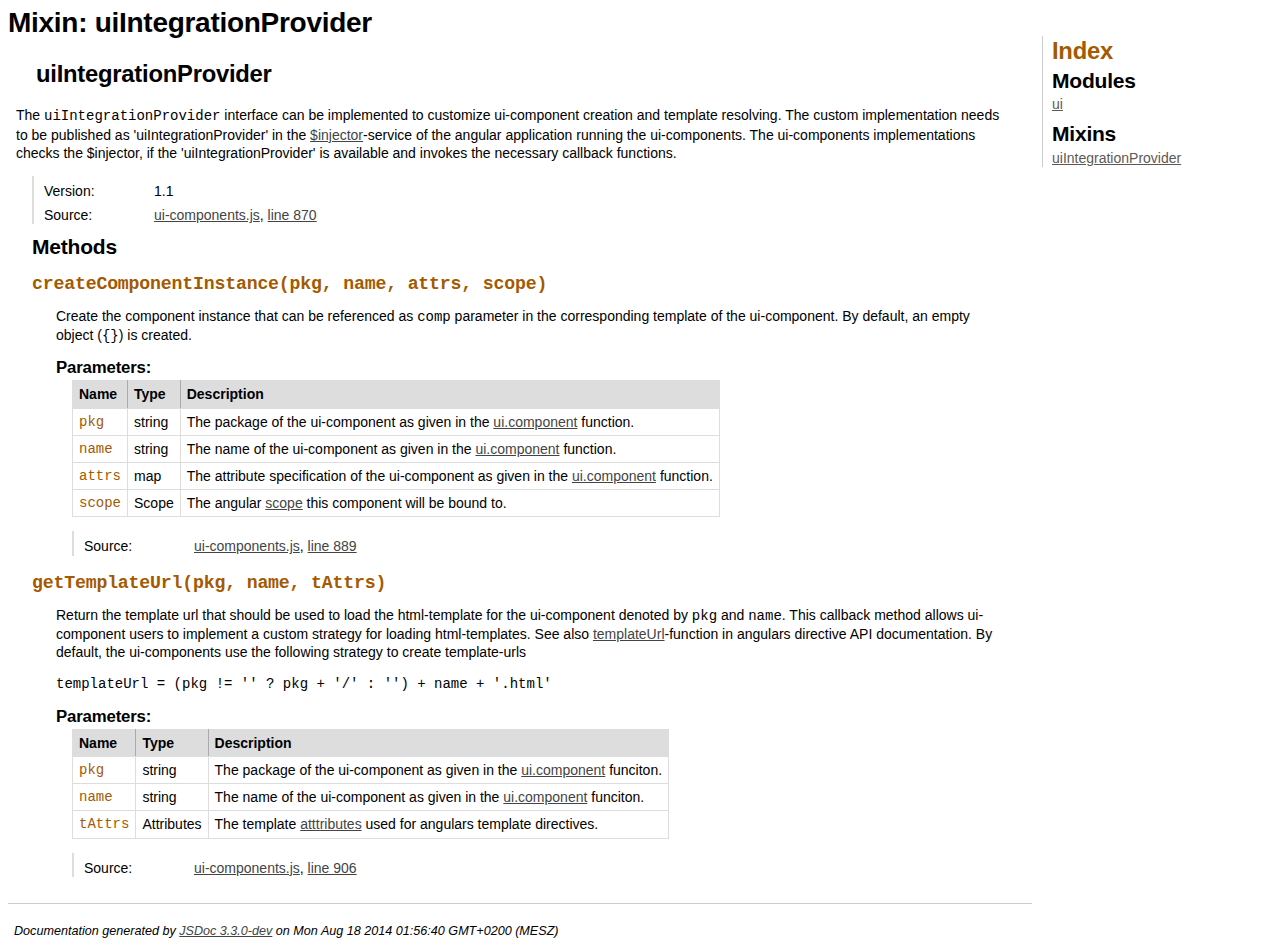
<file: doc/uiIntegrationProvider.html>
<!DOCTYPE html>
<html lang="en">
<head>
    <meta charset="utf-8">
    <title>JSDoc: Mixin: uiIntegrationProvider</title>
    
    <script src="scripts/prettify/prettify.js"> </script>
    <script src="scripts/prettify/lang-css.js"> </script>
    <!--[if lt IE 9]>
      <script src="//html5shiv.googlecode.com/svn/trunk/html5.js"></script>
    <![endif]-->
    <link type="text/css" rel="stylesheet" href="styles/prettify-tomorrow.css">
    <link type="text/css" rel="stylesheet" href="styles/jsdoc-default.css">
</head>

<body>

<div id="main">
    
    <h1 class="page-title">Mixin: uiIntegrationProvider</h1>
    
    



<section>
    
<header>
    <h2>
    uiIntegrationProvider
    </h2>
    
</header>  

<article>
    <div class="container-overview">
    
    
    
        
            <div class="description">The <tt>uiIntegrationProvider</tt> interface can be implemented to customize ui-component creation and template resolving.The custom implementation needs to be published as 'uiIntegrationProvider' in the <a href="https://docs.angularjs.org/api/auto/service/$injector">$injector</a>-service of the angular application running the ui-components.The ui-components implementations checks the $injector, if the 'uiIntegrationProvider' is available and invokes the necessary callback functions.</div>
        
        
        
<dl class="details">
    
        
    
    <dt class="tag-version">Version:</dt>
    <dd class="tag-version"><ul class="dummy"><li>1.1</li></ul></dd>
    
    
    

    
    
    
    
    
    
    
    
    
    
    
    
    
    <dt class="tag-source">Source:</dt>
    <dd class="tag-source"><ul class="dummy"><li>
        <a href="ui-components.js.html">ui-components.js</a>, <a href="ui-components.js.html#line870">line 870</a>
    </li></ul></dd>
    
    
    
    
    
    
    
</dl>

        
        
    
    </div>
    
    
    
    
    
    
    
    
    
    
    
    
    
    
        <h3 class="subsection-title">Methods</h3>
        
        <dl>
            
<dt>
    <h4 class="name" id="createComponentInstance"><span class="type-signature"></span>createComponentInstance<span class="signature">(pkg, name, attrs, scope)</span><span class="type-signature"></span></h4>
    
    
</dt>
<dd>
    
    
    <div class="description">
        Create the component instance that can be referenced as <tt>comp</tt> parameter in the corresponding template of the ui-component.By default, an empty object (<tt>{}</tt>) is created.
    </div>
    

    
    
    
    
    
        <h5>Parameters:</h5>
        

<table class="params">
    <thead>
	<tr>
		
		<th>Name</th>
		
		
		<th>Type</th>
		
		
		
		
		
		<th class="last">Description</th>
	</tr>
	</thead>
	
	<tbody>
	
	
        <tr>
            
                <td class="name"><code>pkg</code></td>
            
            
            <td class="type">
            
                
<span class="param-type">string</span>


            
            </td>
            
            
            
            
            
            <td class="description last">The package of the ui-component as given in the <a href="module-ui.html#component">ui.component</a> function.</td>
        </tr>
	
	
	
        <tr>
            
                <td class="name"><code>name</code></td>
            
            
            <td class="type">
            
                
<span class="param-type">string</span>


            
            </td>
            
            
            
            
            
            <td class="description last">The name of the ui-component as given in the <a href="module-ui.html#component">ui.component</a> function.</td>
        </tr>
	
	
	
        <tr>
            
                <td class="name"><code>attrs</code></td>
            
            
            <td class="type">
            
                
<span class="param-type">map</span>


            
            </td>
            
            
            
            
            
            <td class="description last">The attribute specification of the ui-component as given in the <a href="module-ui.html#component">ui.component</a> function.</td>
        </tr>
	
	
	
        <tr>
            
                <td class="name"><code>scope</code></td>
            
            
            <td class="type">
            
                
<span class="param-type">Scope</span>


            
            </td>
            
            
            
            
            
            <td class="description last">The angular <a href="http://docs.angularjs.org/api/ng.$rootScope.Scope">scope</a> this component will be bound to.</td>
        </tr>
	
	
	</tbody>
</table>
    
    
    
<dl class="details">
    
        
    
    
    

    
    
    
    
    
    
    
    
    
    
    
    
    
    <dt class="tag-source">Source:</dt>
    <dd class="tag-source"><ul class="dummy"><li>
        <a href="ui-components.js.html">ui-components.js</a>, <a href="ui-components.js.html#line889">line 889</a>
    </li></ul></dd>
    
    
    
    
    
    
    
</dl>

    
    

    

    
    
    
    
    
    
    
</dd>

        
            
<dt>
    <h4 class="name" id="getTemplateUrl"><span class="type-signature"></span>getTemplateUrl<span class="signature">(pkg, name, tAttrs)</span><span class="type-signature"></span></h4>
    
    
</dt>
<dd>
    
    
    <div class="description">
        Return the template url that should be used to load the html-template for the ui-component denoted by <tt>pkg</tt> and <tt>name</tt>.This callback method allows ui-component users to implement a custom strategy for loading html-templates.See also <a href="https://docs.angularjs.org/api/ng/service/$compile">templateUrl</a>-function in angulars directive API documentation.By default, the ui-components use the following strategy to create template-urls<pre>templateUrl = (pkg != '' ? pkg + '/' : '') + name + '.html'</pre>
    </div>
    

    
    
    
    
    
        <h5>Parameters:</h5>
        

<table class="params">
    <thead>
	<tr>
		
		<th>Name</th>
		
		
		<th>Type</th>
		
		
		
		
		
		<th class="last">Description</th>
	</tr>
	</thead>
	
	<tbody>
	
	
        <tr>
            
                <td class="name"><code>pkg</code></td>
            
            
            <td class="type">
            
                
<span class="param-type">string</span>


            
            </td>
            
            
            
            
            
            <td class="description last">The package of the ui-component as given in the <a href="module-ui.html#component">ui.component</a> funciton.</td>
        </tr>
	
	
	
        <tr>
            
                <td class="name"><code>name</code></td>
            
            
            <td class="type">
            
                
<span class="param-type">string</span>


            
            </td>
            
            
            
            
            
            <td class="description last">The name of the ui-component as given in the <a href="module-ui.html#component">ui.component</a> funciton.</td>
        </tr>
	
	
	
        <tr>
            
                <td class="name"><code>tAttrs</code></td>
            
            
            <td class="type">
            
                
<span class="param-type">Attributes</span>


            
            </td>
            
            
            
            
            
            <td class="description last">The template <a href="https://docs.angularjs.org/api/ng/type/$compile.directive.Attributes">atttributes</a> used for angulars template directives.</td>
        </tr>
	
	
	</tbody>
</table>
    
    
    
<dl class="details">
    
        
    
    
    

    
    
    
    
    
    
    
    
    
    
    
    
    
    <dt class="tag-source">Source:</dt>
    <dd class="tag-source"><ul class="dummy"><li>
        <a href="ui-components.js.html">ui-components.js</a>, <a href="ui-components.js.html#line906">line 906</a>
    </li></ul></dd>
    
    
    
    
    
    
    
</dl>

    
    

    

    
    
    
    
    
    
    
</dd>

        </dl>
    
    
    
    
    
</article>

</section>  




</div>

<nav>
    <h2><a href="index.html">Index</a></h2><h3>Modules</h3><ul><li><a href="module-ui.html">ui</a></li></ul><h3>Mixins</h3><ul><li><a href="uiIntegrationProvider.html">uiIntegrationProvider</a></li></ul>
</nav>

<br clear="both">

<footer>
    Documentation generated by <a href="https://github.com/jsdoc3/jsdoc">JSDoc 3.3.0-dev</a> on Mon Aug 18 2014 01:56:40 GMT+0200 (MESZ)
</footer>

<script> prettyPrint(); </script>
<script src="scripts/linenumber.js"> </script>
</body>
</html>
</file>
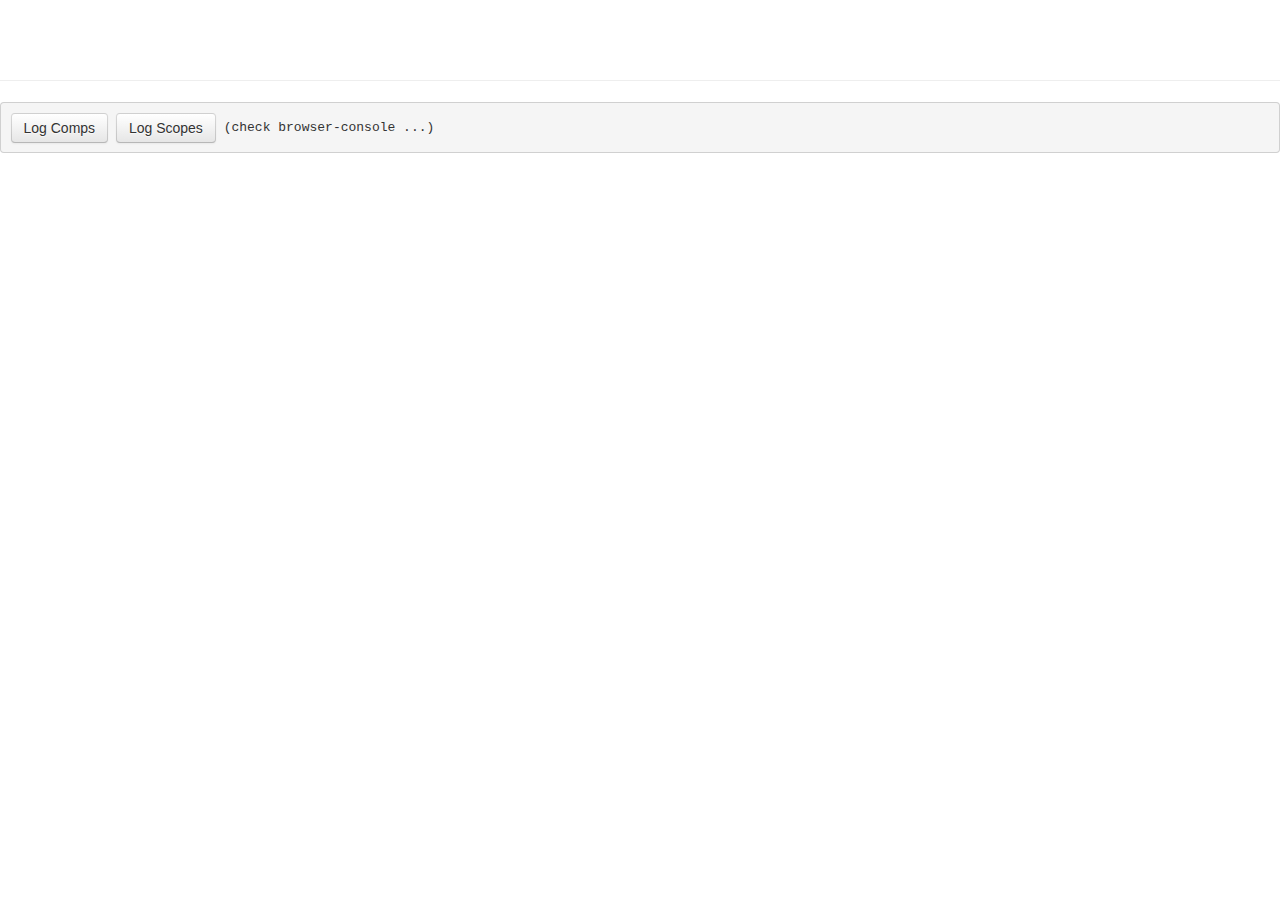
<file: apps/contactapp/ContactApp.html>
<!doctype html>
<html lang="en" ng-app="ContactApp">
<head>
    <meta charset="utf-8">
    <title>Contact App</title>

    <link rel="stylesheet" type="text/css" href="bootstrap.min.css">
    <link rel="stylesheet" type="text/css" href="ContactApp.css">

    <script src="http://code.angularjs.org/1.2.22/angular.js"></script>
    <script src="http://code.angularjs.org/1.2.22/angular-animate.js"></script>
    <script src="../../ui-components.js"></script>
    <script src="ContactApp.js"></script>
    <script src="navigation/Navigation.js"></script>
    <script src="navigation/Menu.js"></script>
    <script src="content/Home.js"></script>
    <script src="content/About.js"></script>
    <script src="content/Contacts.js"></script>
    <script src="content/contacts/ContactNav.js"></script>
    <script src="content/contacts/ContactList.js"></script>
    <script src="content/contacts/ContactDetail.js"></script>
    <script src="services/ContactService.js"></script>
    <script src="services/RandomService.js"></script>

</head>
<body>
    <navigation ui-id="navi" title="'ui-components'" info="'Status-Info: ' + comp.page" on-home="comp.page = 'home'">
        <menu label="'Contacts'" active="comp.page=='contacts'" on-click="comp.page = 'contacts'"></menu>
        <menu label="'About'"    active="comp.page=='about'"    on-click="comp.page = 'about'"></menu>
    </navigation>

    <div class="container page" style="margin-top:60px">
    	<div class="animate-page" ng-switch="comp.page">
	        <div class="row" ng-switch-default="home">
	            <home></home>
	        </div>
	        <div class="row" ng-switch-when="contacts">
	            <contacts></contacts>
	        </div>
	        <div class="row" ng-switch-when="about">
	            <about></about>
	        </div>
        </div>
    </div>
    <hr>
    <pre><button class="btn" onclick="ui.logComps()">Log Comps</button> <button class="btn" onclick="ui.logScopes()">Log Scopes</button> (check browser-console ...)</pre>
</body>
</html>
</file>
<file: doc/styles/prettify-tomorrow.css>
/* Tomorrow Theme */
/* Original theme - https://github.com/chriskempson/tomorrow-theme */
/* Pretty printing styles. Used with prettify.js. */
/* SPAN elements with the classes below are added by prettyprint. */
/* plain text */
.pln {
  color: #4d4d4c; }

@media screen {
  /* string content */
  .str {
    color: #718c00; }

  /* a keyword */
  .kwd {
    color: #8959a8; }

  /* a comment */
  .com {
    color: #8e908c; }

  /* a type name */
  .typ {
    color: #4271ae; }

  /* a literal value */
  .lit {
    color: #f5871f; }

  /* punctuation */
  .pun {
    color: #4d4d4c; }

  /* lisp open bracket */
  .opn {
    color: #4d4d4c; }

  /* lisp close bracket */
  .clo {
    color: #4d4d4c; }

  /* a markup tag name */
  .tag {
    color: #c82829; }

  /* a markup attribute name */
  .atn {
    color: #f5871f; }

  /* a markup attribute value */
  .atv {
    color: #3e999f; }

  /* a declaration */
  .dec {
    color: #f5871f; }

  /* a variable name */
  .var {
    color: #c82829; }

  /* a function name */
  .fun {
    color: #4271ae; } }
/* Use higher contrast and text-weight for printable form. */
@media print, projection {
  .str {
    color: #060; }

  .kwd {
    color: #006;
    font-weight: bold; }

  .com {
    color: #600;
    font-style: italic; }

  .typ {
    color: #404;
    font-weight: bold; }

  .lit {
    color: #044; }

  .pun, .opn, .clo {
    color: #440; }

  .tag {
    color: #006;
    font-weight: bold; }

  .atn {
    color: #404; }

  .atv {
    color: #060; } }
/* Style */
/*
pre.prettyprint {
  background: white;
  font-family: Menlo, Monaco, Consolas, monospace;
  font-size: 12px;
  line-height: 1.5;
  border: 1px solid #ccc;
  padding: 10px; }
*/

/* Specify class=linenums on a pre to get line numbering */
ol.linenums {
  margin-top: 0;
  margin-bottom: 0; }

/* IE indents via margin-left */
li.L0,
li.L1,
li.L2,
li.L3,
li.L4,
li.L5,
li.L6,
li.L7,
li.L8,
li.L9 {
  /* */ }

/* Alternate shading for lines */
li.L1,
li.L3,
li.L5,
li.L7,
li.L9 {
  /* */ }
</file>
<file: doc/styles/jsdoc-default.css>
html
{
    overflow: auto;
    background-color: #fff;
}

body
{
	font: 14px "DejaVu Sans Condensed", "Liberation Sans", "Nimbus Sans L", Tahoma, Geneva, "Helvetica Neue", Helvetica, Arial, sans serif;
	line-height: 130%;
	color: #000;
	background-color: #fff;
}

a {
    color: #444;
}

a:visited {
    color: #444;
}

a:active {
    color: #444;
}

header
{
	display: block;
	padding: 6px 4px;
}

.class-description {
    font-style: italic;
	font-family: Palatino, 'Palatino Linotype', serif;
	font-size: 130%;
	line-height: 140%;
	margin-bottom: 1em;
	margin-top: 1em;
}

#main {
    float: left;
    width: 100%;
}

section
{
	display: block;
	
	background-color: #fff;
	padding: 12px 24px;
    border-bottom: 1px solid #ccc;
    margin-right: 240px;
}

.variation {
    display: none;
}

.optional:after {
	content: "opt";
	font-size: 60%;
	color: #aaa;
	font-style: italic;
	font-weight: lighter;
}

nav
{
	display: block;
	float: left;
    margin-left: -230px;
    margin-top: 28px;
    width: 220px;
    border-left: 1px solid #ccc;
    padding-left: 9px;
}

nav ul {
    font-family: 'Lucida Grande', 'Lucida Sans Unicode', arial, sans-serif;
    font-size: 100%;
    line-height: 17px;
    padding:0;
    margin:0;
    list-style-type:none;
}

nav h2 a, nav h2 a:visited {
    color: #A35A00;
    text-decoration: none;
}

nav h3 {
    margin-top: 12px;
}

nav li {
    margin-top: 6px;
}

nav a {
    color: #5C5954;
}

nav a:visited {
    color: #5C5954;
}

nav a:active {
    color: #5C5954;
}

footer {
    display: block;
    padding: 6px;
    margin-top: 12px;
    font-style: italic;
    font-size: 90%;
}

h1
{
	font-size: 200%;
	font-weight: bold;
	letter-spacing: -0.01em;
	margin: 6px 0 9px 0;
}

h2
{
	font-size: 170%;
	font-weight: bold;
	letter-spacing: -0.01em;
	margin: 6px 0 3px 0;
}

h3
{
	font-size: 150%;
	font-weight: bold;
	letter-spacing: -0.01em;
	margin-top: 16px;
	margin: 6px 0 3px 0;
}

h4
{
	font-size: 130%;
	font-weight: bold;
	letter-spacing: -0.01em;
	margin-top: 16px;
	margin: 18px 0 3px 0;
	color: #A35A00;
}

h5, .container-overview .subsection-title
{
	font-size: 120%;
	font-weight: bold;
	letter-spacing: -0.01em;
	margin: 8px 0 3px -16px;
}

h6
{
	font-size: 100%;
	letter-spacing: -0.01em;
	margin: 6px 0 3px 0;
	font-style: italic;
}

.ancestors { color: #999; }
.ancestors a
{
    color: #999 !important;
    text-decoration: none;
}

.important
{
	font-weight: bold;
	color: #950B02;
}

.yes-def {
    text-indent: -1000px;
}

.type-signature {
    color: #aaa;
}

.name, .signature {
	font-family: Consolas, "Lucida Console", Monaco, monospace;
}

.details { margin-top: 14px; border-left: 2px solid #DDD; }
.details dt { width:100px; float:left; padding-left: 10px;  padding-top: 6px; }
.details dd { margin-left: 50px; }
.details ul { margin: 0; }
.details ul { list-style-type: none; }
.details li { margin-left: 30px; padding-top: 6px; }
.details pre.prettyprint { margin: 0 }
.details .object-value { padding-top: 0; }

.description {
	margin-bottom: 1em;
	margin-left: -16px;
	margin-top: 1em;
}

.code-caption
{
	font-style: italic;
	font-family: Palatino, 'Palatino Linotype', serif;
	font-size: 107%;
	margin: 0;
}

.prettyprint
{
	border: 1px solid #ddd;
	width: 80%;
    overflow: auto;
}

.prettyprint.source {
    width: inherit;
}

.prettyprint code
{
	font-family: Consolas, 'Lucida Console', Monaco, monospace;
	font-size: 100%;
	line-height: 18px;
	display: block;
	padding: 4px 12px;
	margin: 0;
	background-color: #fff;
	color: #000;
	border-left: 3px #ddd solid;
}

.prettyprint code span.line
{
  display: inline-block;
}

.params, .props
{
	border-spacing: 0;
	border: 0;
	border-collapse: collapse;
}

.params .name, .props .name, .name code {
	color: #A35A00;
	font-family: Consolas, 'Lucida Console', Monaco, monospace;
	font-size: 100%;
}

.params td, .params th, .props td, .props th
{
	border: 1px solid #ddd;
	margin: 0px;
	text-align: left;
	vertical-align: top;
	padding: 4px 6px;
	display: table-cell;
}

.params thead tr, .props thead tr
{
	background-color: #ddd;
	font-weight: bold;
}

.params .params thead tr, .props .props thead tr
{
	background-color: #fff;
	font-weight: bold;
}

.params th, .props th { border-right: 1px solid #aaa; }
.params thead .last, .props thead .last { border-right: 1px solid #ddd; }

.disabled {
    color: #454545;
}
</file>
<file: apps/contactapp/ContactApp.css>
.animate-show-hide {
	
}

.animate-show-hide.ng-hide-add,.animate-show-hide.ng-hide-remove { /*
  -webkit-transition:all linear 0.5s;
  -moz-transition:all linear 0.5s;
  -o-transition:all linear 0.5s;
  */
	transition: all 0.5s cubic-bezier(0.25, 0.46, 0.45, 0.94) 0s;
}

.animate-show-hide.ng-hide-add.ng-hide-add-active,
.animate-show-hide.ng-hide-remove{
	opacity: 0;
	position: relative;
}

.animate-show-hide.ng-hide-add,
.animate-show-hide.ng-hide-remove.ng-hide-remove-active{
	opacity: 1;
	position: absolute;
	top: 0;
}

.page {
	position: relative;
}

.animate-page {
}

.animate-page>.ng-enter,
.animate-page>.ng-leave {
	transition: all 0.5s cubic-bezier(0.25, 0.46, 0.45, 0.94) 0s;
}

.animate-page>.ng-enter {
	opacity: 0;
	position: relative;
}

.animate-page>.ng-enter.ng-enter-active {
	opacity: 1;
}

.animate-page>.ng-leave {
	opacity: 1;
	position: absolute;
	top: 0;
	xleft: 0;
	xright: 0;
}

.animate-page>.ng-leave.ng-leave-active {
	opacity: 0;
}

.Greeting {
	border: 1px solid green;
	padding: 5px;
}

.LeftRight {
	border: 1px solid blue;
	padding: 5px;
	table-layout: auto;
	text-align: left;
}

.LeftRight th,.LeftRight td {
	border: 1px solid blue;
	padding: 5px;
}

.Textfield {
	border: 1px solid blue;
	padding: 5px;
}

.Textfield label {
	font-weight: bold;
}

.Dialog {
	border: 1px solid black;
	background-color: #dddddd;
}

.Dialog .title {
	padding: 5px;
	background-color: blue;
	font-weight: bold;
	color: white;
}

.Dialog .body {
	padding: 5px;
}

.Dialog .buttons {
	padding: 5px;
}
</file>
